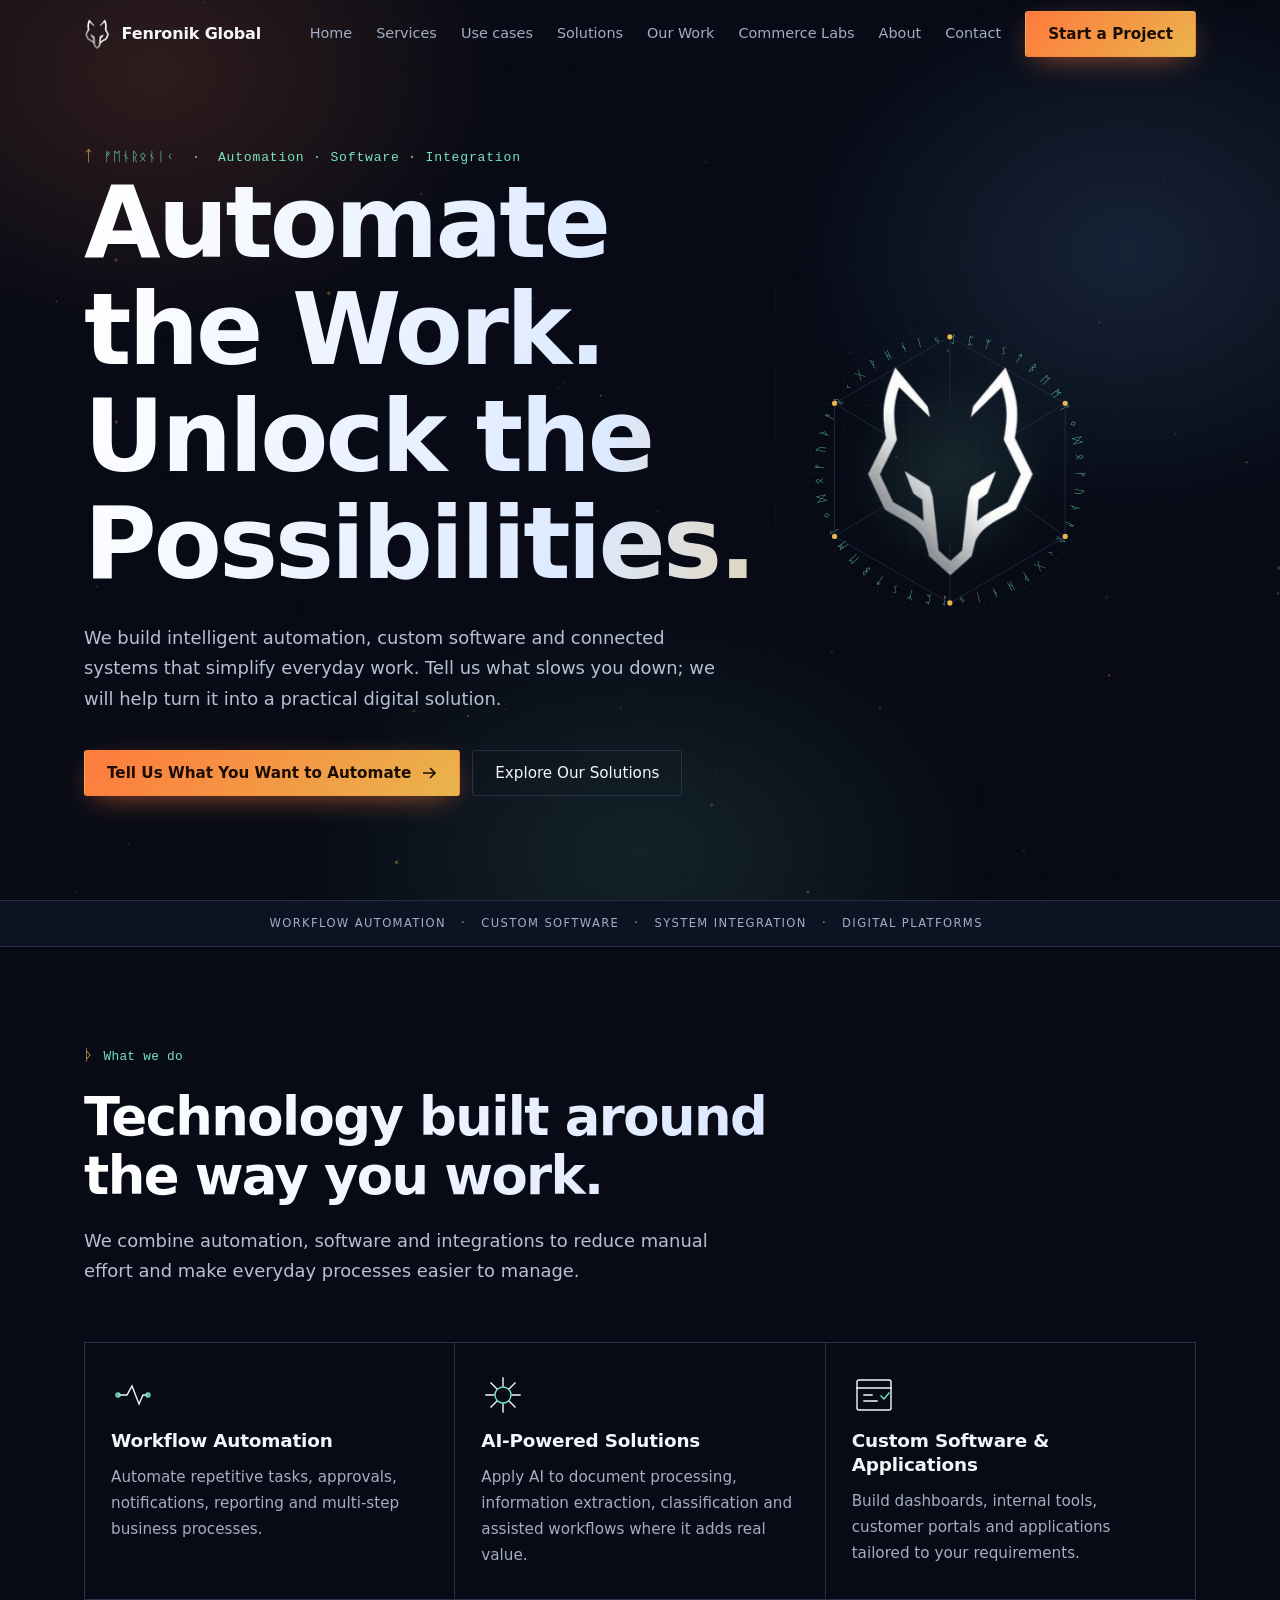
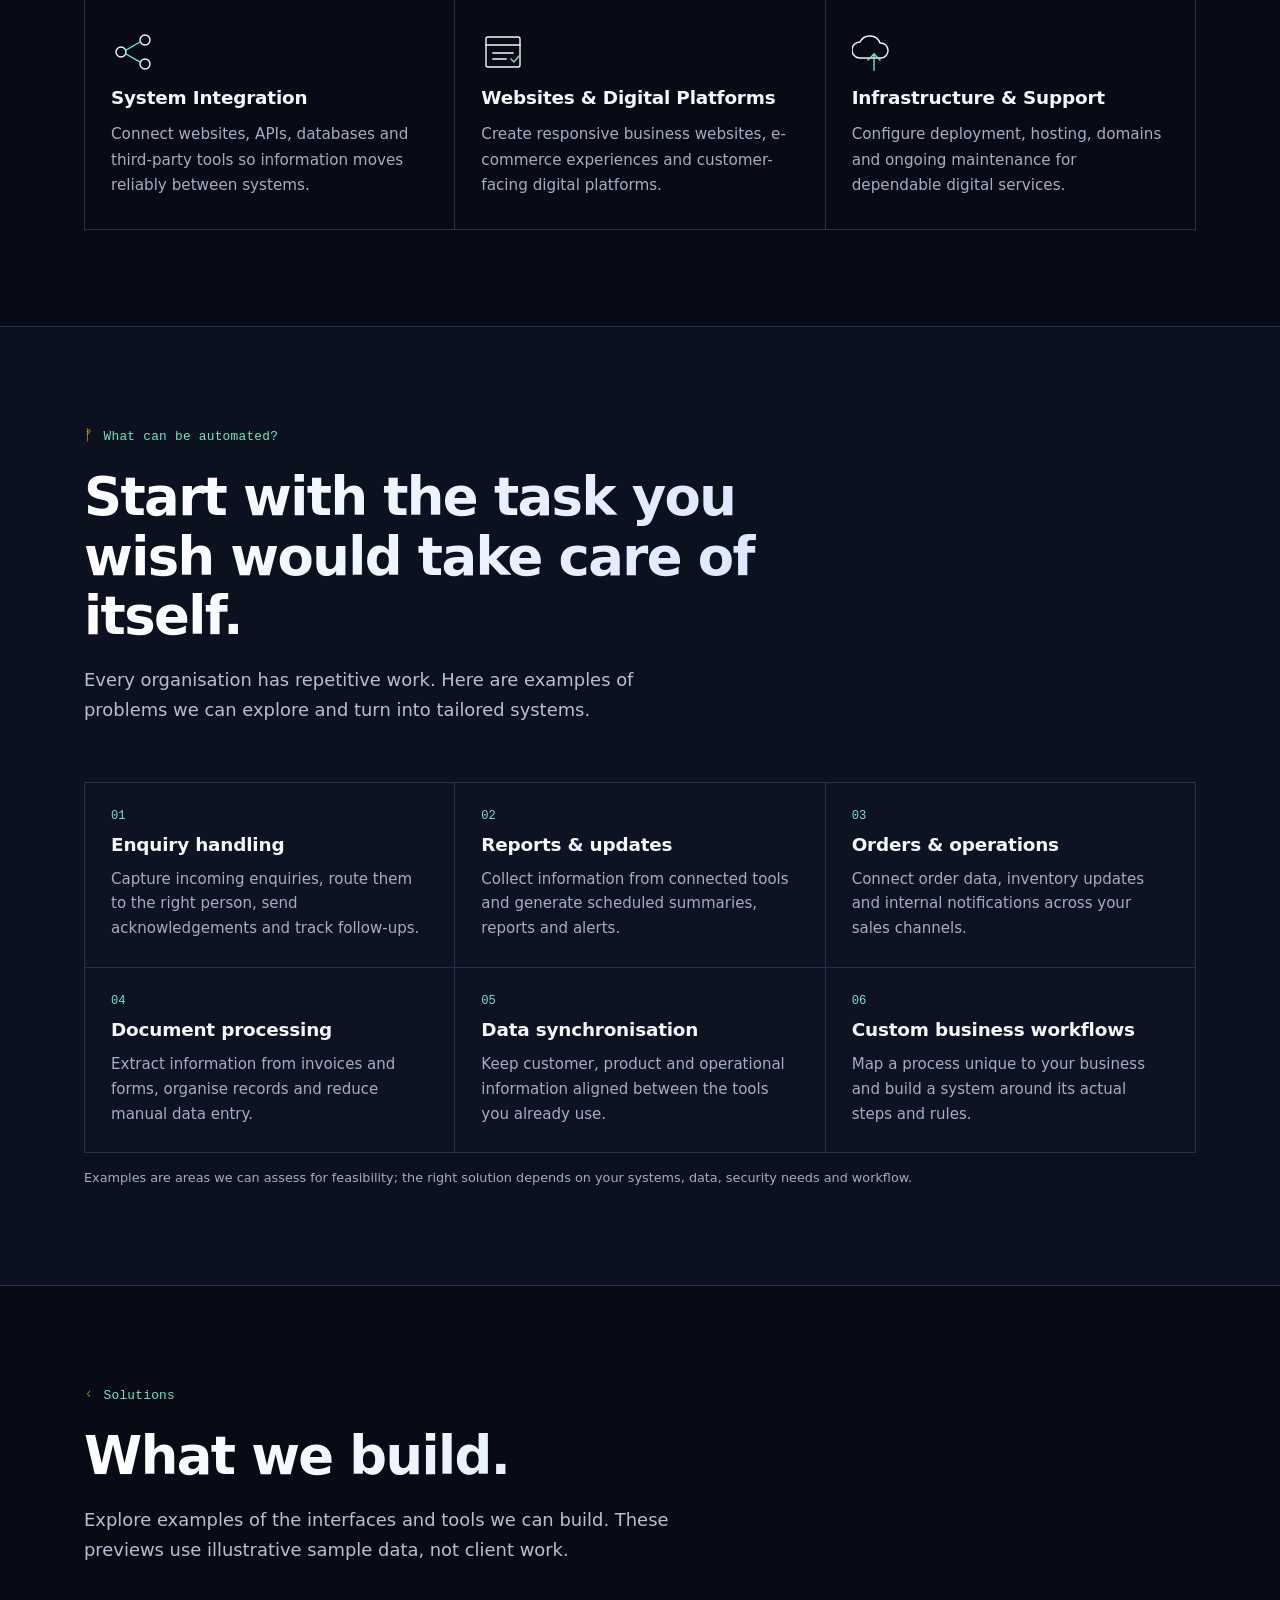
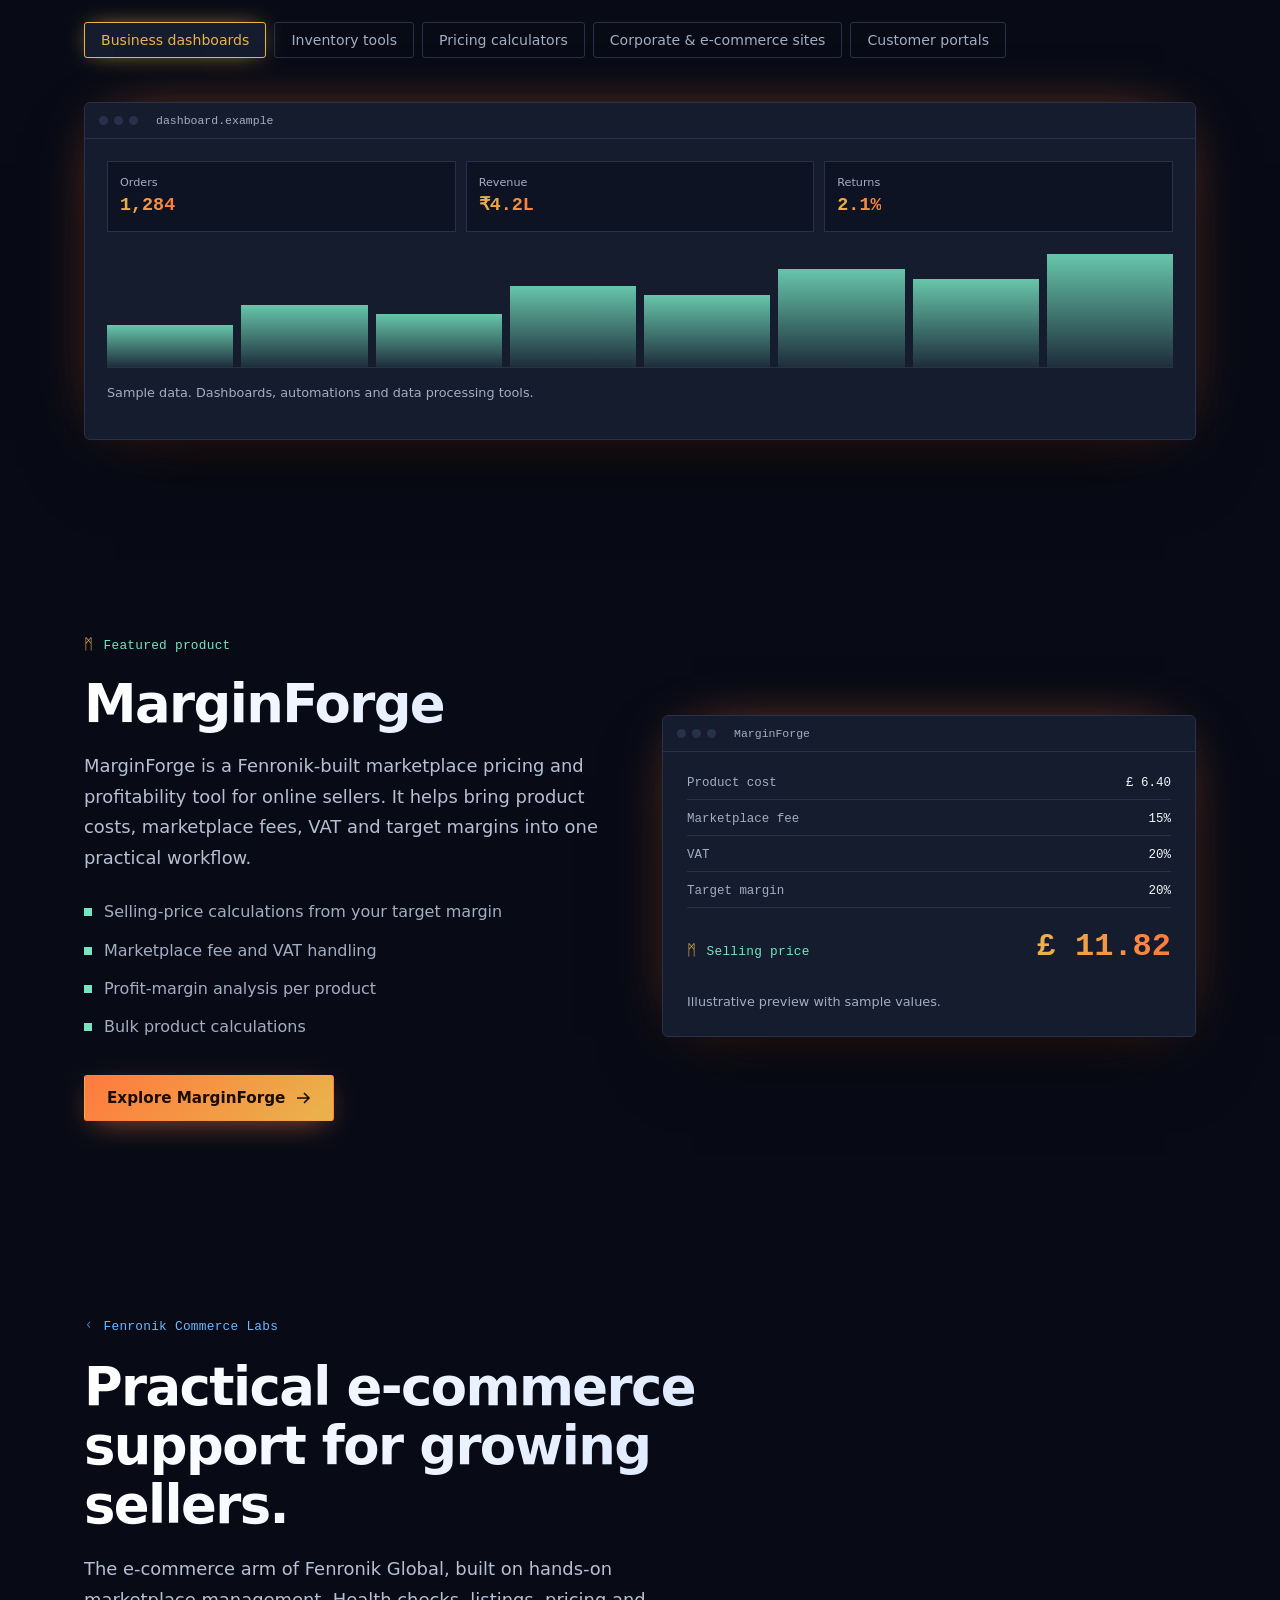
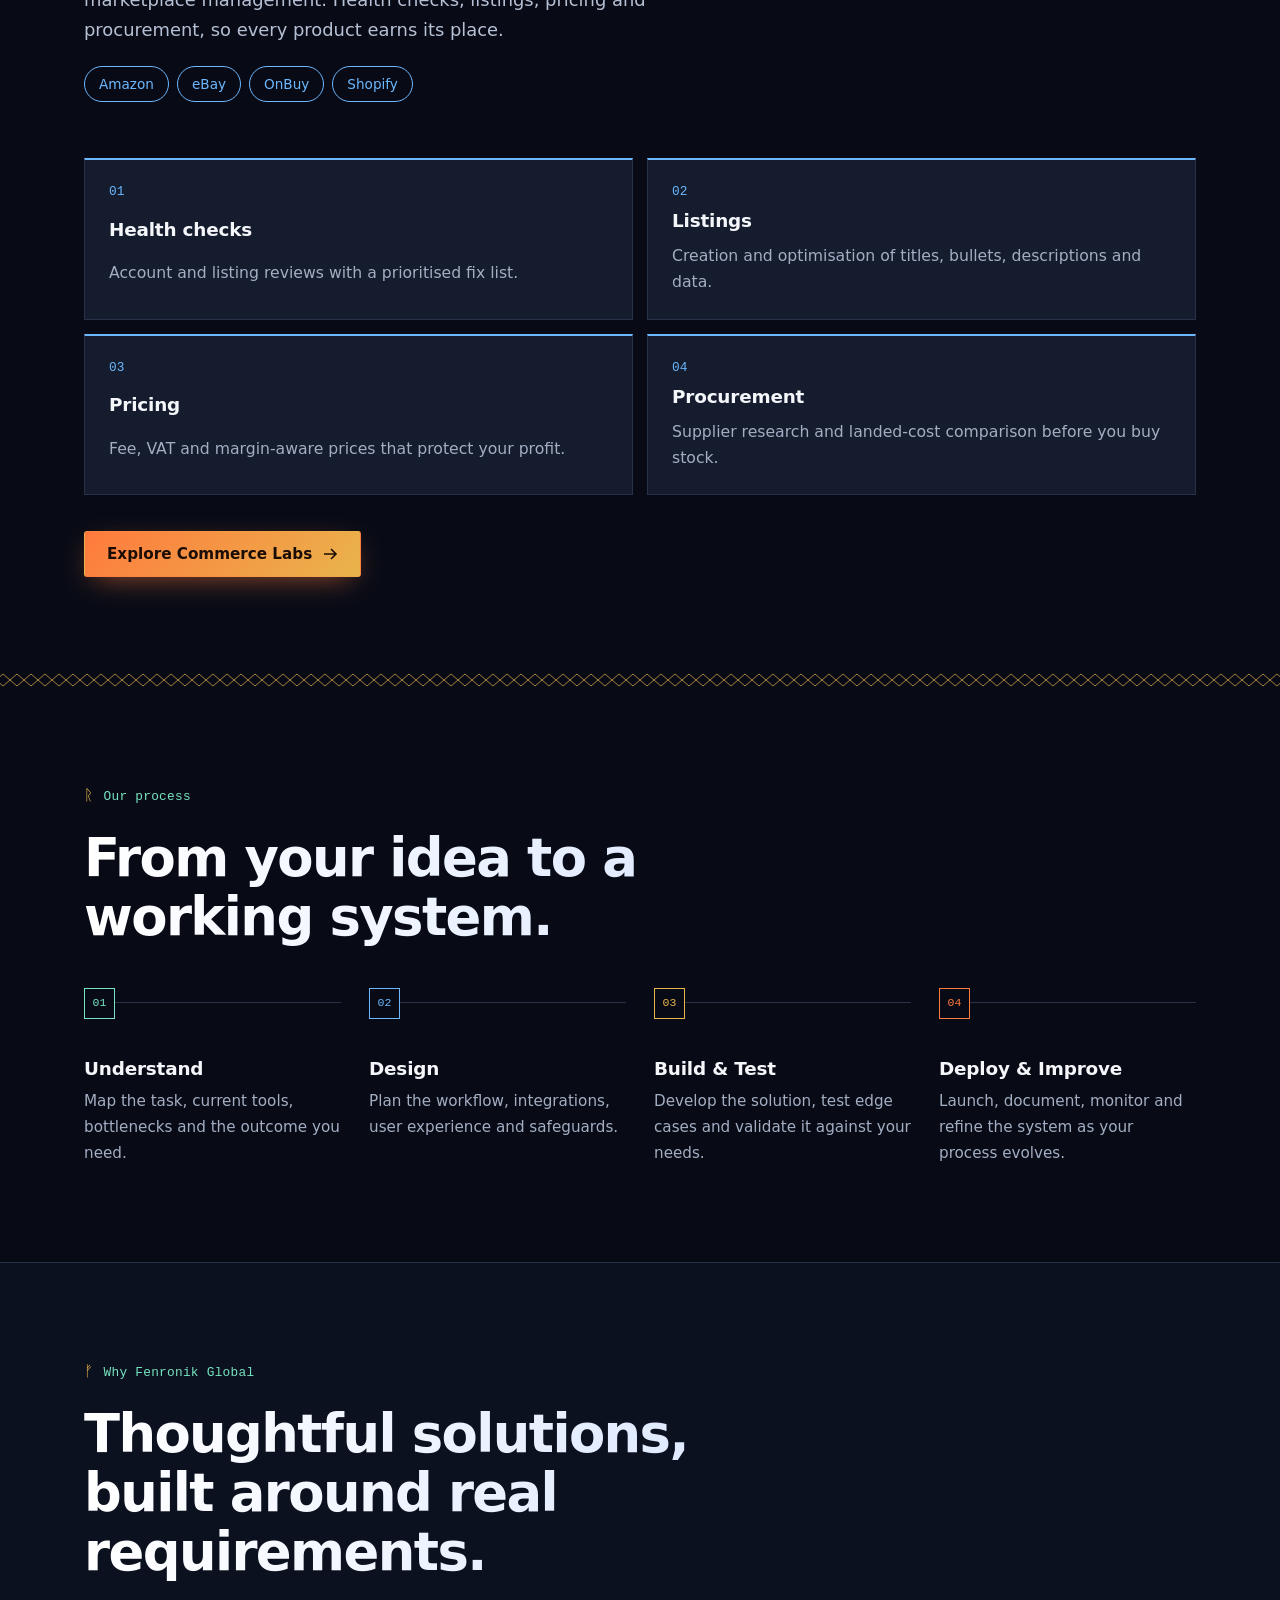
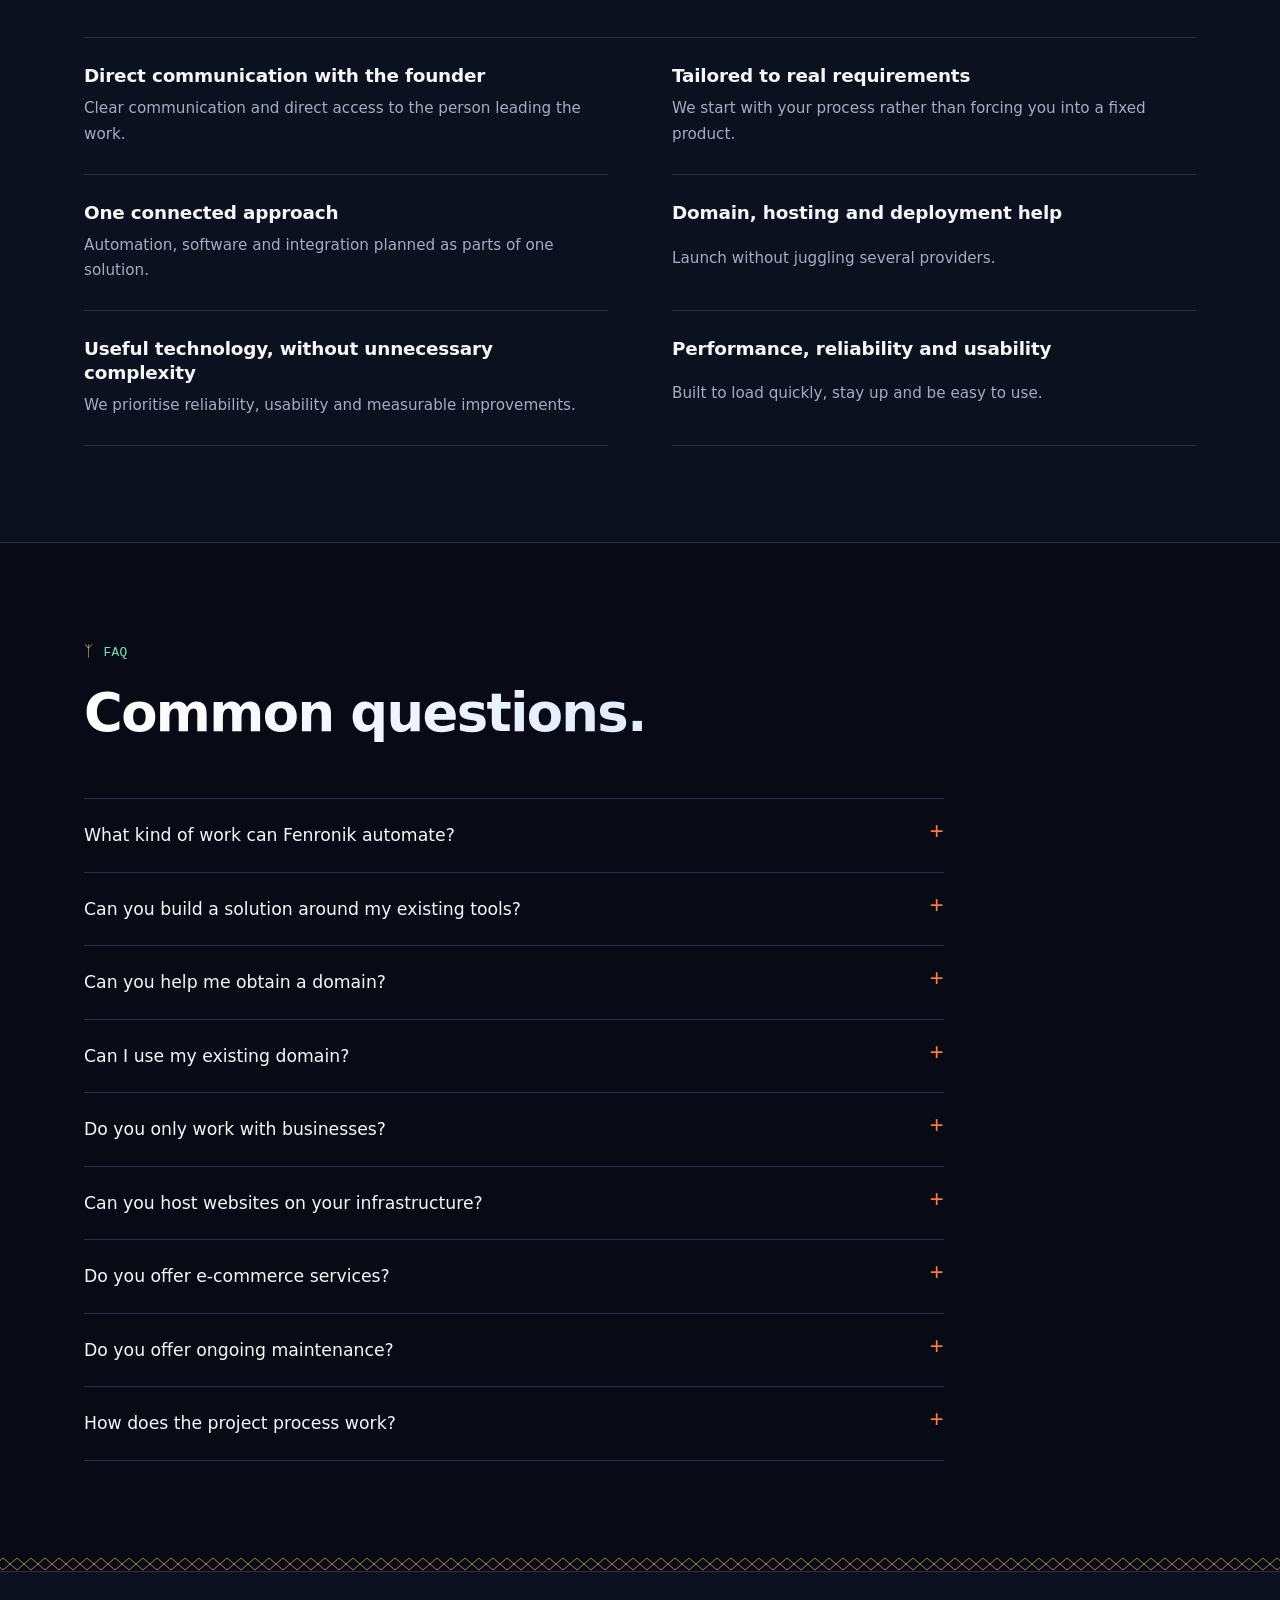
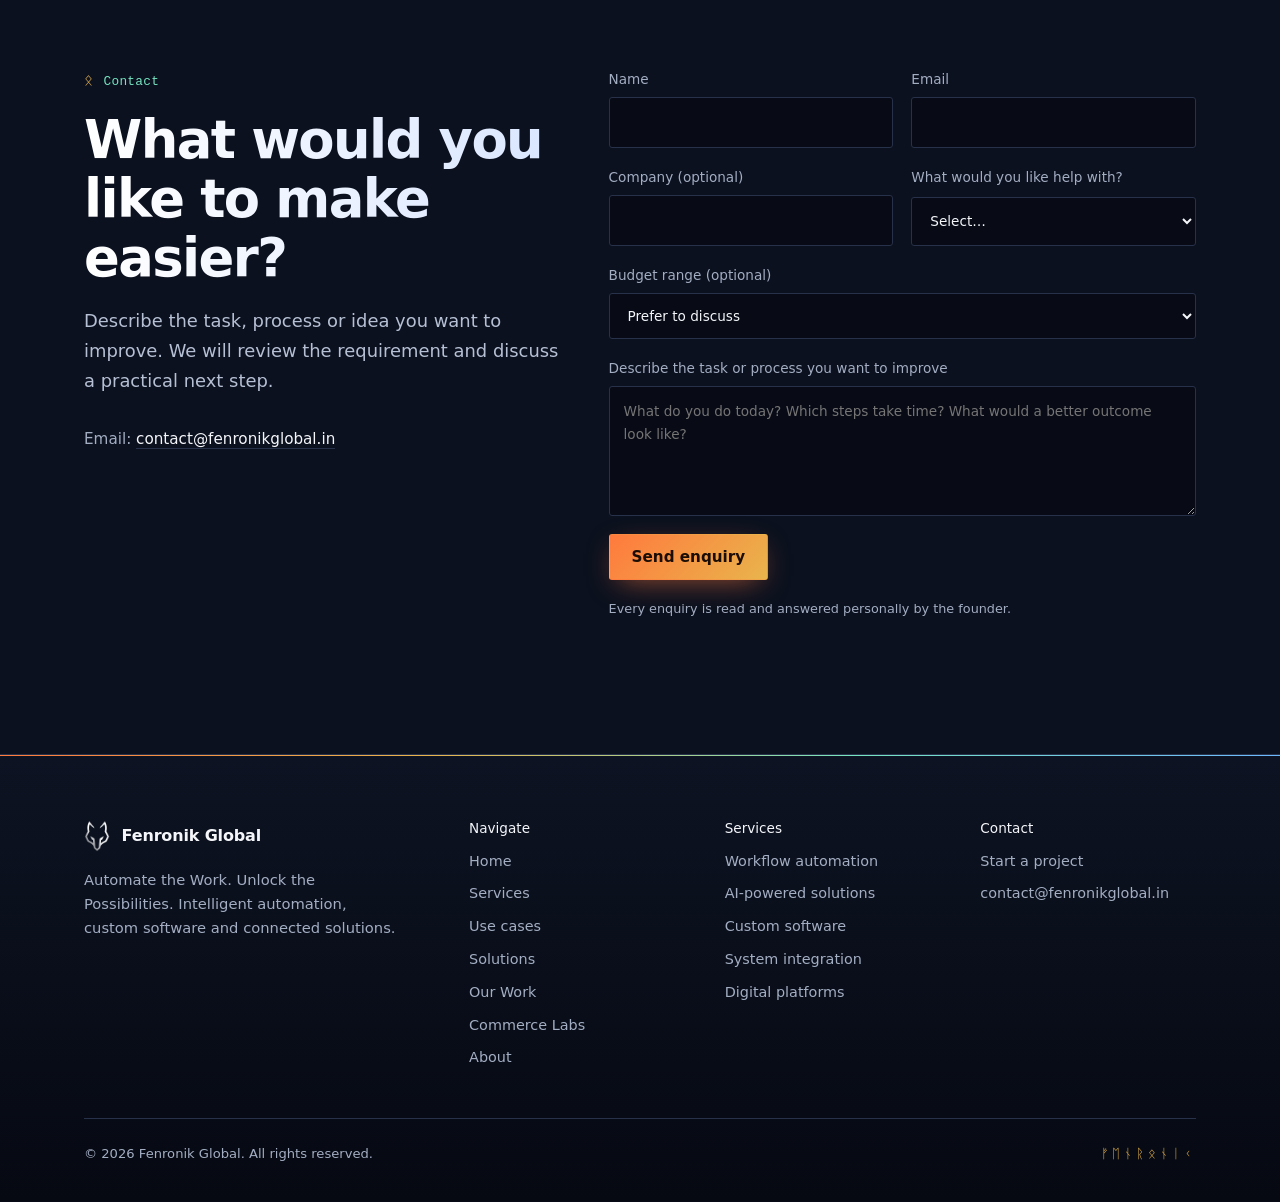
<file: public/index.html>
<!DOCTYPE html>
<html lang="en">
<head>
<meta charset="utf-8">
<meta name="viewport" content="width=device-width,initial-scale=1">
<title>Fenronik Global | Intelligent Automation & Custom Software</title>
<meta name="description" content="Fenronik Global builds intelligent automation, custom software and connected digital systems that reduce repetitive work and help businesses operate more efficiently.">
<meta name="theme-color" content="#080B16">
<link rel="canonical" href="https://fenronikglobal.in/">
<link rel="icon" type="image/png" sizes="32x32" href="assets/favicon-32.png"><link rel="icon" type="image/png" sizes="192x192" href="assets/favicon-192.png">

<link rel="apple-touch-icon" href="assets/apple-touch-icon.png">
<meta property="og:type" content="website">
<meta property="og:title" content="Fenronik Global | Automate the Work. Unlock the Possibilities.">
<meta property="og:description" content="Intelligent automation, custom software and connected solutions built around the way you work.">
<meta property="og:url" content="https://fenronikglobal.in/">
<meta property="og:image" content="https://fenronikglobal.in/assets/og-image.png">
<meta name="twitter:card" content="summary_large_image">
<script type="application/ld+json">{"@context":"https://schema.org","@type":"Organization","name":"Fenronik Global","url":"https://fenronikglobal.in/","logo":"https://fenronikglobal.in/assets/wolf.png","email":"contact@fenronikglobal.in"}</script>
<link rel="stylesheet" href="css/base.css">
<link rel="stylesheet" href="css/home.css">
</head>
<body>
<a class="skip" href="#main">Skip to content</a>
<div id="prog" aria-hidden="true"></div>
<header id="hd"><div class="wrap nav">
<a class="brand" href="#home" aria-label="Fenronik Global home"><img src="assets/wolf-sm.png" width="26" height="32" alt="">Fenronik Global</a>
<nav class="links" aria-label="Primary"><a href="#home">Home</a><a href="#services">Services</a><a href="#use-cases">Use cases</a><a href="#solutions">Solutions</a><a href="#work">Our Work</a><a href="commerce/" data-commerce>Commerce Labs</a><a href="about/">About</a><a href="#contact">Contact</a><a class="btn p" href="#contact">Start a Project</a></nav>
<button class="burger" id="bg" aria-expanded="false" aria-controls="mn" aria-label="Open menu"><i></i><i></i></button>
</div></header>
<nav class="menu" id="mn" aria-label="Mobile"><a href="#home">Home</a><a href="#services">Services</a><a href="#use-cases">Use cases</a><a href="#solutions">Solutions</a><a href="#work">Our Work</a><a href="commerce/" data-commerce>Commerce Labs</a><a href="about/">About</a><a href="#contact">Contact</a><a class="btn p" href="#contact">Start a Project</a></nav>

<main id="main">
<section class="hero" id="home">
<svg class="grid" aria-hidden="true" preserveAspectRatio="xMidYMid slice" viewBox="0 0 1200 800"><defs><pattern id="g" width="60" height="60" patternUnits="userSpaceOnUse"><path d="M60 0H0V60" fill="none" stroke="#273149" stroke-width=".6" opacity=".55"/></pattern><radialGradient id="f" cx="70%" cy="45%" r="60%"><stop offset="0" stop-color="#fff"/><stop offset="1" stop-color="#000"/></radialGradient><mask id="m"><rect width="1200" height="800" fill="url(#f)"/></mask></defs><rect width="1200" height="800" fill="url(#g)" mask="url(#m)"/></svg>
<canvas id="emb" aria-hidden="true"></canvas>
<div class="wrap">
<div><div class="in mono">ᚠᛖᚾᚱᛟᚾᛁᚲ &nbsp;·&nbsp; Automation · Software · Integration</div>
<h1 class="in">Automate the Work. Unlock the Possibilities.</h1>
<p class="lead in">We build intelligent automation, custom software and connected systems that simplify everyday work. Tell us what slows you down; we will help turn it into a practical digital solution.</p>
<div class="cta in"><a class="btn p" href="#contact">Tell Us What You Want to Automate <svg viewBox="0 0 16 16" fill="none" stroke="currentColor" stroke-width="1.6"><path d="M2 8h12M9 3l5 5-5 5"/></svg></a><a class="btn" href="#work">Explore Our Solutions</a></div></div>
<div class="mark" aria-hidden="true">
<svg viewBox="0 0 400 400"><defs><path id="rp" d="M200 200m-172 0a172 172 0 1 1 344 0a172 172 0 1 1-344 0"/></defs><g class="ring2"><text fill="#76E4C0" font-size="15" opacity=".8" textLength="1070" lengthAdjust="spacing"><textPath href="#rp" textLength="1070" lengthAdjust="spacing">ᚠᚢᚦᚨᚱᚲᚷᚹᚺᚾᛁᛃᛇᛈᛉᛊᛏᛒᛖᛗᛚᛜᛞᛟᚠᚢᚦᚨᚱᚲᚷᚹᚺᚾᛁᛃᛇᛈᛉᛊᛏᛒᛖᛗᛚᛜᛞᛟ</textPath></text></g><g class="ring"><circle cx="200" cy="200" r="190" fill="none" stroke="#273149" stroke-dasharray="2 8"/><polygon points="200,20 356,110 356,290 200,380 44,290 44,110" fill="none" stroke="#273149"/></g>
<g stroke="#273149" fill="none"><path d="M200 20V110M356 110L290 150M356 290L300 250M200 380V300M44 290L110 250M44 110L110 150"/></g>
<g fill="#76E4C0"><circle class="node" cx="200" cy="20" r="3.5"/><circle class="node" cx="356" cy="110" r="3.5"/><circle class="node" cx="356" cy="290" r="3.5"/><circle class="node" cx="200" cy="380" r="3.5"/><circle class="node" cx="44" cy="290" r="3.5"/><circle class="node" cx="44" cy="110" r="3.5"/></g></svg>
<img src="assets/wolf.png" alt="" width="314" height="392"></div>
</div></section>

<div class="band" aria-label="Fenronik capabilities"><div class="track"><span>WORKFLOW AUTOMATION &nbsp; · &nbsp; CUSTOM SOFTWARE &nbsp; · &nbsp; SYSTEM INTEGRATION &nbsp; · &nbsp; DIGITAL PLATFORMS</span></div></div>
<section id="services"><div class="wrap">
<div class="head rv"><div class="mono">What we do</div><h2>Technology built around the way you work.</h2><p class="lead">We combine automation, software and integrations to reduce manual effort and make everyday processes easier to manage.</p></div>
<div class="svc rv">
<article><svg class="ic" viewBox="0 0 44 44"><path d="M7 22h9l5-9 7 18 4-9h5"/><circle class="a" cx="7" cy="22" r="2"/><circle class="a" cx="37" cy="22" r="2"/></svg><h3>Workflow Automation</h3><p>Automate repetitive tasks, approvals, notifications, reporting and multi-step business processes.</p></article>
<article><svg class="ic" viewBox="0 0 44 44"><path d="M22 5v8M22 31v8M5 22h8M31 22h8M10 10l6 6M28 28l6 6M34 10l-6 6M16 28l-6 6"/><circle class="a" cx="22" cy="22" r="8"/></svg><h3>AI-Powered Solutions</h3><p>Apply AI to document processing, information extraction, classification and assisted workflows where it adds real value.</p></article>
<article><svg class="ic" viewBox="0 0 44 44"><rect x="5" y="7" width="34" height="30" rx="2"/><path d="M5 15h34M12 22h8M12 28h13"/><path class="a" d="M29 23l3 3 5-6"/></svg><h3>Custom Software &amp; Applications</h3><p>Build dashboards, internal tools, customer portals and applications tailored to your requirements.</p></article>
<article><svg class="ic" viewBox="0 0 44 44"><circle cx="10" cy="22" r="5"/><circle cx="34" cy="10" r="5"/><circle cx="34" cy="34" r="5"/><path class="a" d="M15 20l14-8M15 24l14 8"/></svg><h3>System Integration</h3><p>Connect websites, APIs, databases and third-party tools so information moves reliably between systems.</p></article>
<article><svg class="ic" viewBox="0 0 44 44"><rect x="5" y="7" width="34" height="30" rx="2"/><path d="M5 15h34M12 23h20M12 29h13"/><path class="a" d="M30 29l3 3 5-6"/></svg><h3>Websites &amp; Digital Platforms</h3><p>Create responsive business websites, e-commerce experiences and customer-facing digital platforms.</p></article>
<article><svg class="ic" viewBox="0 0 44 44"><path d="M8 28a8 8 0 010-16 11 11 0 0120 1 7 7 0 011 15z"/><path class="a" d="M22 40V24M16 30l6-6 6 6"/></svg><h3>Infrastructure &amp; Support</h3><p>Configure deployment, hosting, domains and ongoing maintenance for dependable digital services.</p></article>
</div></div></section>

<section id="use-cases" class="alt"><div class="wrap">
<div class="head rv"><div class="mono">What can be automated?</div><h2>Start with the task you wish would take care of itself.</h2><p class="lead">Every organisation has repetitive work. Here are examples of problems we can explore and turn into tailored systems.</p></div>
<div class="use-grid rv">
<article><span>01</span><h3>Enquiry handling</h3><p>Capture incoming enquiries, route them to the right person, send acknowledgements and track follow-ups.</p></article>
<article><span>02</span><h3>Reports &amp; updates</h3><p>Collect information from connected tools and generate scheduled summaries, reports and alerts.</p></article>
<article><span>03</span><h3>Orders &amp; operations</h3><p>Connect order data, inventory updates and internal notifications across your sales channels.</p></article>
<article><span>04</span><h3>Document processing</h3><p>Extract information from invoices and forms, organise records and reduce manual data entry.</p></article>
<article><span>05</span><h3>Data synchronisation</h3><p>Keep customer, product and operational information aligned between the tools you already use.</p></article>
<article><span>06</span><h3>Custom business workflows</h3><p>Map a process unique to your business and build a system around its actual steps and rules.</p></article>
</div><p class="note rv">Examples are areas we can assess for feasibility; the right solution depends on your systems, data, security needs and workflow.</p>
</div></section>
<section id="solutions"><div class="wrap">
<div class="head rv"><div class="mono">Solutions</div><h2>What we build.</h2><p class="lead">Explore examples of the interfaces and tools we can build. These previews use illustrative sample data, not client work.</p></div>
<div class="sol rv">
<div class="tabs" role="tablist" aria-label="Solution types">
<button class="tab" role="tab" aria-selected="true" aria-controls="p0" id="t0">Business dashboards</button>
<button class="tab" role="tab" aria-selected="false" aria-controls="p1" id="t1" tabindex="-1">Inventory tools</button>
<button class="tab" role="tab" aria-selected="false" aria-controls="p2" id="t2" tabindex="-1">Pricing calculators</button>
<button class="tab" role="tab" aria-selected="false" aria-controls="p3" id="t3" tabindex="-1">Corporate &amp; e-commerce sites</button>
<button class="tab" role="tab" aria-selected="false" aria-controls="p4" id="t4" tabindex="-1">Customer portals</button></div>
<div class="win"><div class="bar"><i></i><i></i><i></i><span id="url">dashboard.example</span></div>
<div class="pane o" role="tabpanel" id="p0" aria-labelledby="t0"><div class="row"><div class="kpi"><small>Orders</small><b>1,284</b></div><div class="kpi"><small>Revenue</small><b>₹4.2L</b></div><div class="kpi"><small>Returns</small><b>2.1%</b></div></div><div class="chart" aria-hidden="true"><i style="height:35%"></i><i style="height:52%"></i><i style="height:44%"></i><i style="height:68%"></i><i style="height:60%"></i><i style="height:82%"></i><i style="height:74%"></i><i style="height:95%"></i></div><p class="note">Sample data. Dashboards, automations and data processing tools.</p></div>
<div class="pane" role="tabpanel" id="p1" aria-labelledby="t1" hidden><table><tr><th>SKU</th><th>Item</th><th>Status</th><th>Stock</th></tr><tr><td>A-1041</td><td>Sample item A</td><td class="tag">In stock</td><td>240</td></tr><tr><td>A-1042</td><td>Sample item B</td><td class="low">Low</td><td>12</td></tr><tr><td>B-2210</td><td>Sample item C</td><td class="tag">In stock</td><td>86</td></tr><tr><td>B-2211</td><td>Sample item D</td><td class="tag">In stock</td><td>410</td></tr></table><p class="note">Sample data. Inventory and internal management systems.</p></div>
<div class="pane" role="tabpanel" id="p2" aria-labelledby="t2" hidden><div class="calc" style="padding:0"><label>Cost price <b>₹ 420</b></label><label>Fees &amp; tax <b>18%</b></label><label>Target margin <b>25%</b></label><div class="res"><span class="mono">Selling price</span><strong>₹ 689</strong></div></div><p class="note">Sample figures. See MarginForge below for a real one.</p></div>
<div class="pane" role="tabpanel" id="p3" aria-labelledby="t3" hidden><div class="fake"><div class="h">hero · headline · call to action</div><div style="width:70%"></div><div style="width:50%"></div><div class="row" style="margin:8px 0 0"><div class="h" style="height:60px">product</div><div class="h" style="height:60px">product</div><div class="h" style="height:60px">product</div></div></div><p class="note">Wireframe. Fast, responsive, SEO-ready websites and stores.</p></div>
<div class="pane" role="tabpanel" id="p4" aria-labelledby="t4" hidden><table><tr><th>Request</th><th>Opened</th><th>Status</th></tr><tr><td>Invoice copy</td><td>Mon</td><td class="tag">Resolved</td></tr><tr><td>Delivery update</td><td>Tue</td><td class="low">In review</td></tr><tr><td>Account change</td><td>Wed</td><td class="tag">Resolved</td></tr></table><p class="note">Sample data. Secure customer portals and self-service tools.</p></div>
</div></div></div></section>

<section id="work"><div class="wrap prod">
<div class="rv"><div class="mono">Featured product</div><h2 style="margin-top:18px">MarginForge</h2>
<p class="lead" style="margin-top:18px">MarginForge is a Fenronik-built marketplace pricing and profitability tool for online sellers. It helps bring product costs, marketplace fees, VAT and target margins into one practical workflow.</p>
<ul class="caps"><li>Selling-price calculations from your target margin</li><li>Marketplace fee and VAT handling</li><li>Profit-margin analysis per product</li><li>Bulk product calculations</li></ul>
<a class="btn p" href="https://marginforge.fenronikglobal.in" target="_blank" rel="noopener">Explore MarginForge <svg viewBox="0 0 16 16" fill="none" stroke="currentColor" stroke-width="1.6"><path d="M2 8h12M9 3l5 5-5 5"/></svg></a></div>
<div class="win rv"><div class="bar"><i></i><i></i><i></i><span>MarginForge</span></div><div class="calc"><label>Product cost <b id="mc">£ 6.40</b></label><label>Marketplace fee <b id="mf">15%</b></label><label>VAT <b id="mv">20%</b></label><label>Target margin <b id="mm">20%</b></label><div class="res"><span class="mono">Selling price</span><strong id="mp">£ 11.82</strong></div><p class="note">Illustrative preview with sample values.</p></div></div>
</div></section>

<section id="commerce"><div class="wrap">
<div class="head rv"><div class="mono">Fenronik Commerce Labs</div><h2>Practical e-commerce support for growing sellers.</h2><p class="lead">The e-commerce arm of Fenronik Global, built on hands-on marketplace management. Health checks, listings, pricing and procurement, so every product earns its place.</p>
<div class="chips"><span>Amazon</span><span>eBay</span><span>OnBuy</span><span>Shopify</span></div></div>
<div class="cg rv"><article><b>01</b><h3>Health checks</h3><p>Account and listing reviews with a prioritised fix list.</p></article><article><b>02</b><h3>Listings</h3><p>Creation and optimisation of titles, bullets, descriptions and data.</p></article><article><b>03</b><h3>Pricing</h3><p>Fee, VAT and margin-aware prices that protect your profit.</p></article><article><b>04</b><h3>Procurement</h3><p>Supplier research and landed-cost comparison before you buy stock.</p></article></div>
<div class="rv" style="margin-top:36px"><a class="btn p" href="commerce/" data-commerce>Explore Commerce Labs <svg viewBox="0 0 16 16" fill="none" stroke="currentColor" stroke-width="1.6"><path d="M2 8h12M9 3l5 5-5 5"/></svg></a></div>
</div></section>



<div class="knot" aria-hidden="true"></div>
<section id="process"><div class="wrap">
<div class="head rv"><div class="mono">Our process</div><h2>From your idea to a working system.</h2></div>
<div class="steps rv">
<div class="step" data-n="01"><h3>Understand</h3><p>Map the task, current tools, bottlenecks and the outcome you need.</p></div>
<div class="step" data-n="02"><h3>Design</h3><p>Plan the workflow, integrations, user experience and safeguards.</p></div>
<div class="step" data-n="03"><h3>Build &amp; Test</h3><p>Develop the solution, test edge cases and validate it against your needs.</p></div>
<div class="step" data-n="04"><h3>Deploy &amp; Improve</h3><p>Launch, document, monitor and refine the system as your process evolves.</p></div>
</div></div></section>

<section class="alt"><div class="wrap">
<div class="head rv"><div class="mono">Why Fenronik Global</div><h2>Thoughtful solutions, built around real requirements.</h2></div>
<div class="whyg rv">
<div class="why"><h3>Direct communication with the founder</h3><p>Clear communication and direct access to the person leading the work.</p></div>
<div class="why"><h3>Tailored to real requirements</h3><p>We start with your process rather than forcing you into a fixed product.</p></div>
<div class="why"><h3>One connected approach</h3><p>Automation, software and integration planned as parts of one solution.</p></div>
<div class="why"><h3>Domain, hosting and deployment help</h3><p>Launch without juggling several providers.</p></div>
<div class="why"><h3>Useful technology, without unnecessary complexity</h3><p>We prioritise reliability, usability and measurable improvements.</p></div>
<div class="why"><h3>Performance, reliability and usability</h3><p>Built to load quickly, stay up and be easy to use.</p></div>
</div></div></section>



<section id="faq"><div class="wrap">
<div class="head rv"><div class="mono">FAQ</div><h2>Common questions.</h2></div>
<div class="rv" style="max-width:860px">
<details><summary>What kind of work can Fenronik automate?</summary><p>We can assess repetitive tasks such as enquiry handling, reporting, approvals, document processing, data synchronisation and operational workflows. Feasibility depends on the tools, access and rules involved.</p></details>
<details><summary>Can you build a solution around my existing tools?</summary><p>Often, yes. We assess available APIs, exports and integration options before recommending an approach. If a system cannot be connected safely or reliably, we will explain the limitation.</p></details>
<details><summary>Can you help me obtain a domain?</summary><p>Yes. We can help you search for, acquire and register a suitable domain and configure it correctly.</p></details>
<details><summary>Can I use my existing domain?</summary><p>Absolutely. We can connect an existing domain and manage its DNS settings for your new site or application.</p></details>
<details><summary>Do you only work with businesses?</summary><p>No. We can explore suitable automation and software requirements from individuals, founders and businesses. The scope and complexity determine the approach.</p></details>
<details><summary>Can you host websites on your infrastructure?</summary><p>Yes, we can host your project on infrastructure we manage, or deploy to an account you own. Tell us which you prefer.</p></details>
<details><summary>Do you offer e-commerce services?</summary><p>Yes, through Fenronik Commerce Labs: procurement and sourcing support, pricing and margin modelling, listing setup and marketplace operations for small businesses selling on Amazon, eBay, OnBuy and similar marketplaces.</p></details>
<details><summary>Do you offer ongoing maintenance?</summary><p>Yes: updates, troubleshooting, performance monitoring and continued improvements.</p></details>
<details><summary>How does the project process work?</summary><p>We understand your current process, design a practical workflow, build and test the solution, then deploy and improve it over time. See the process section above.</p></details>
</div></div></section>

<div class="knot" aria-hidden="true"></div>
<section id="contact" class="alt"><div class="wrap ct">
<div class="rv"><div class="mono">Contact</div><h2 style="margin-top:18px">What would you like to make easier?</h2>
<p class="lead" style="margin-top:18px">Describe the task, process or idea you want to improve. We will review the requirement and discuss a practical next step.</p>
<div class="cd"><span>Email: <a data-email href="#contact">contact@fenronikglobal.in</a></span><span id="wa" hidden>WhatsApp: <a id="wal" href="#contact"></a></span></div></div>
<form id="fm" class="rv" data-enquiry novalidate>
<div class="two"><label class="f">Name<input name="name" required autocomplete="name"></label><label class="f">Email<input name="email" type="email" required autocomplete="email"></label></div>
<div class="two"><label class="f">Company (optional)<input name="company" autocomplete="organization"></label>
<label class="f">What would you like help with?<select name="type" required><option value="">Select…</option><option>Workflow automation</option><option>AI-powered solution</option><option>System integration</option><option>Custom software or dashboard</option><option>Website or digital platform</option><option>Infrastructure or support</option><option>E-commerce services (Commerce Labs)</option><option>Not sure yet</option></select></label></div>
<label class="f">Budget range (optional)<select name="budget"><option value="">Prefer to discuss</option><option>Under ₹25,000</option><option>₹25,000 – ₹75,000</option><option>₹75,000 – ₹2,00,000</option><option>₹2,00,000+</option></select></label>
<label class="f">Describe the task or process you want to improve<textarea name="message" required placeholder="What do you do today? Which steps take time? What would a better outcome look like?"></textarea></label>
<input class="hp" name="website" tabindex="-1" autocomplete="off" aria-hidden="true">
<div><button class="btn p" type="submit">Send enquiry</button></div><p class="note" style="margin:0">Every enquiry is read and answered personally by the founder.</p><p class="st" role="status"></p></form>
</div></section>
</main>

<footer><div class="wrap"><div class="ft">
<div><a class="brand" href="#home"><img src="assets/wolf-sm.png" width="26" height="32" alt="">Fenronik Global</a><p>Automate the Work. Unlock the Possibilities. Intelligent automation, custom software and connected solutions.</p></div>
<div><h4>Navigate</h4><ul><li><a href="#home">Home</a></li><li><a href="#services">Services</a></li><li><a href="#use-cases">Use cases</a></li><li><a href="#solutions">Solutions</a></li><li><a href="#work">Our Work</a></li><li><a href="commerce/" data-commerce>Commerce Labs</a></li><li><a href="about/">About</a></li></ul></div>
<div><h4>Services</h4><ul><li><a href="#services">Workflow automation</a></li><li><a href="#services">AI-powered solutions</a></li><li><a href="#services">Custom software</a></li><li><a href="#services">System integration</a></li><li><a href="#services">Digital platforms</a></li></ul></div>
<div><h4>Contact</h4><ul><li><a href="#contact">Start a project</a></li><li><a data-email href="#contact">contact@fenronikglobal.in</a></li></ul></div>
</div><div class="bot"><span>© <span id="yr">2026</span> Fenronik Global. All rights reserved.</span><span class="rune" aria-hidden="true">ᚠᛖᚾᚱᛟᚾᛁᚲ</span></div></div></footer>

<a class="fab" id="fab" href="#contact">Start a Project</a>
<button class="top" id="top" type="button" aria-label="Back to top"><span aria-hidden="true">ᛏ</span></button>
<script src="js/config.js"></script>
<script src="js/common.js"></script>
<script src="js/home.js"></script>
</body>
</html>
</file>
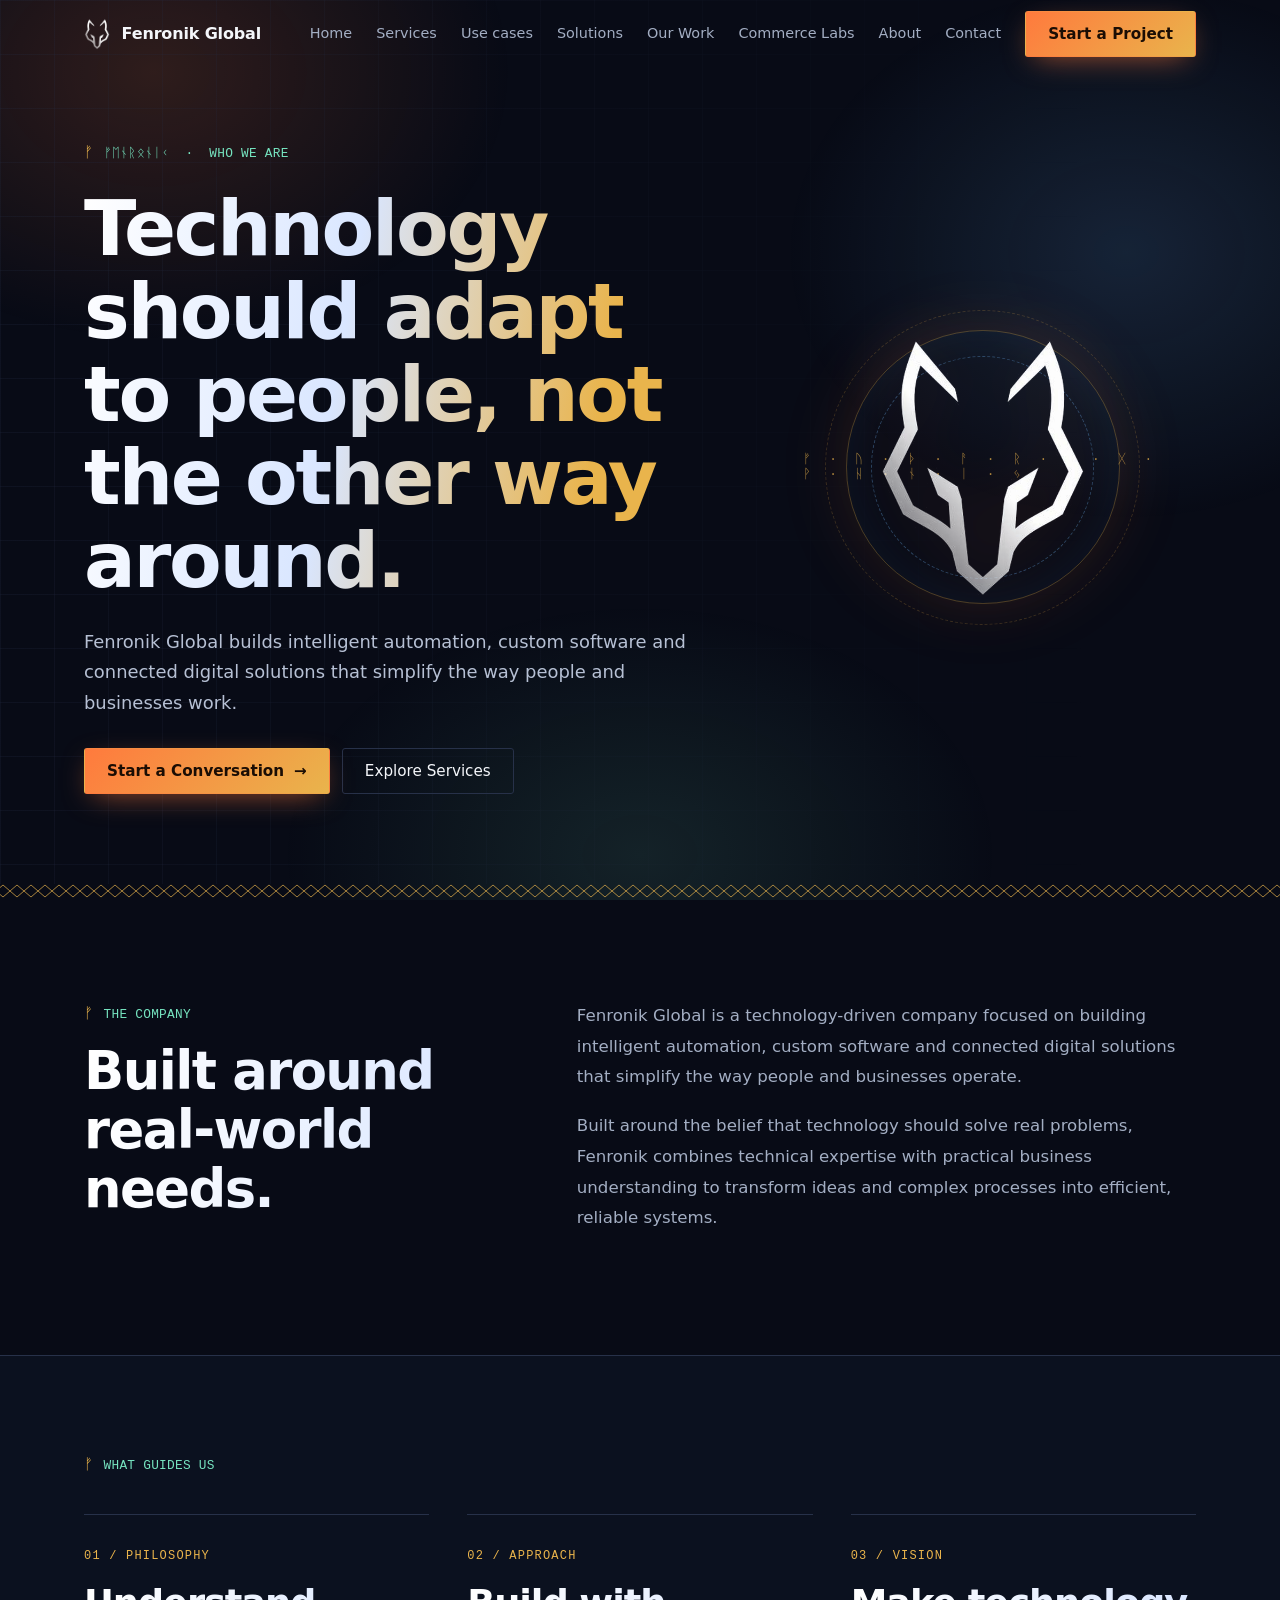
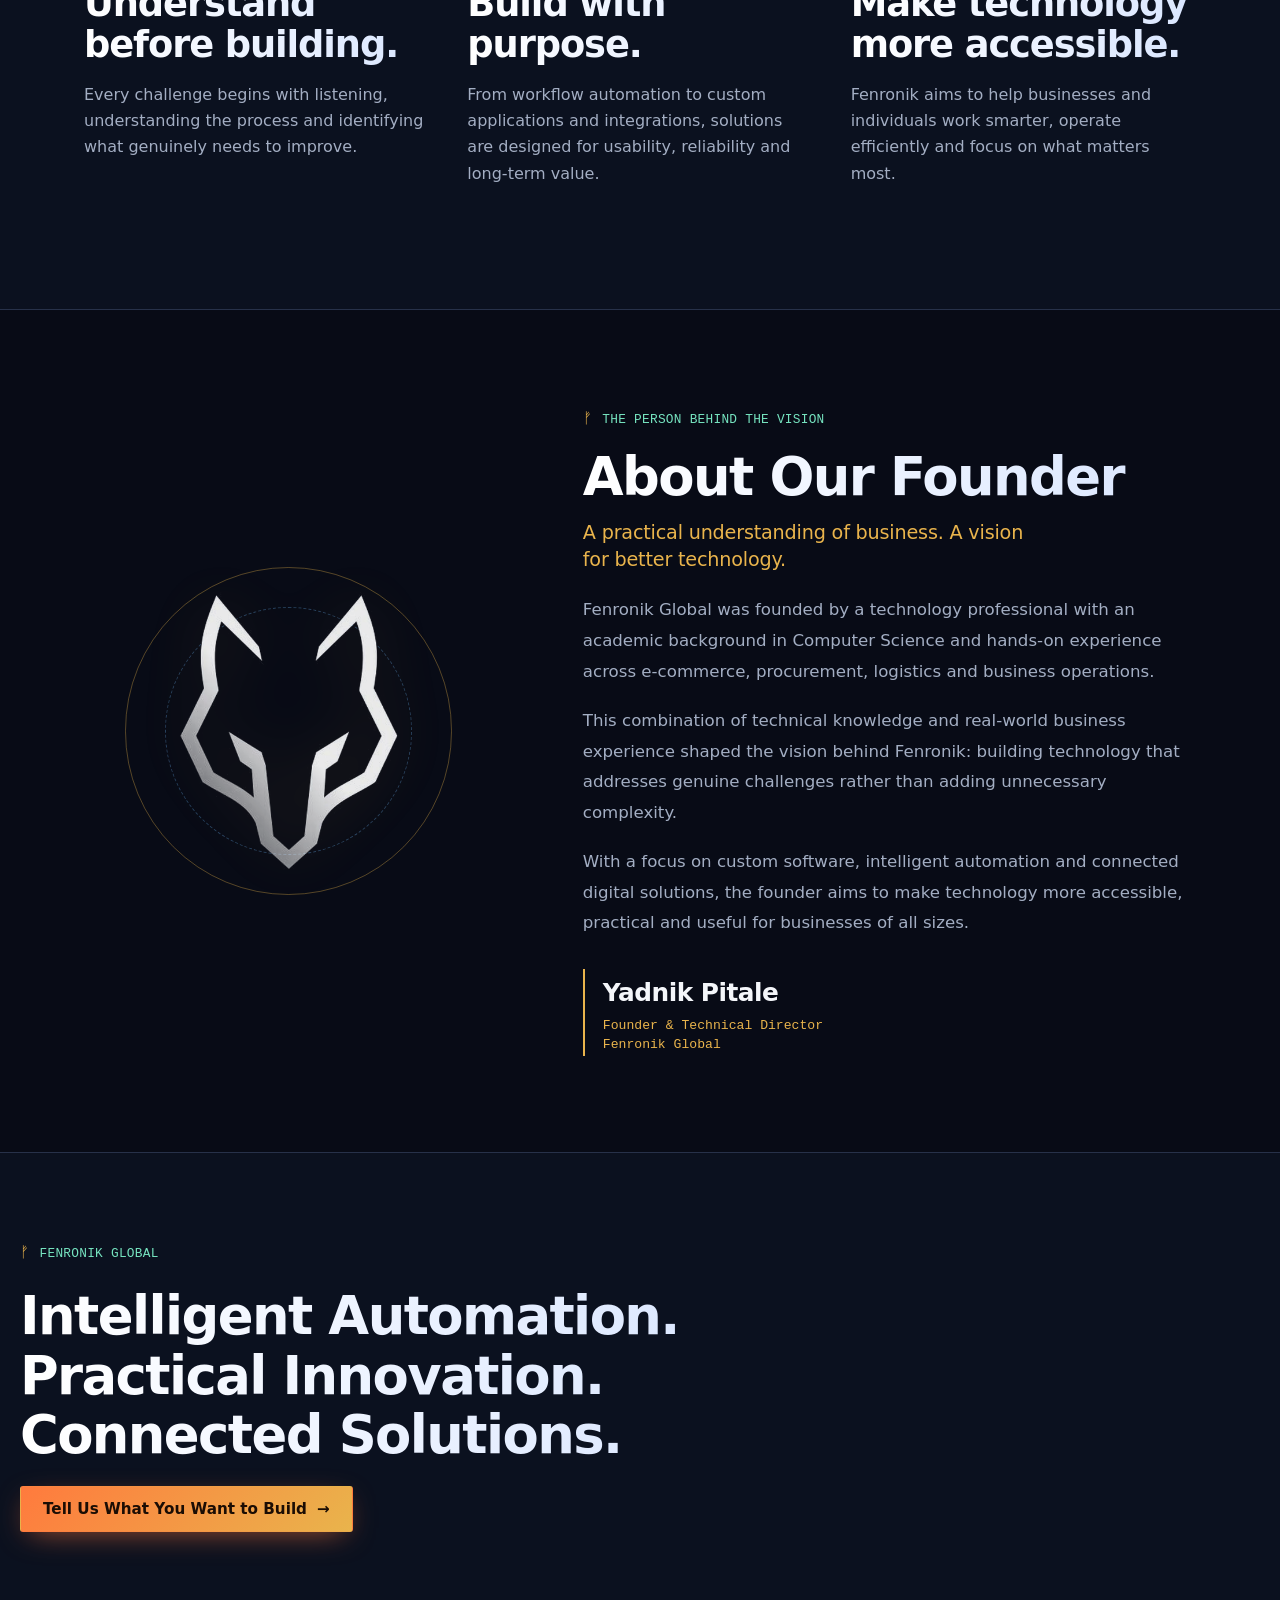
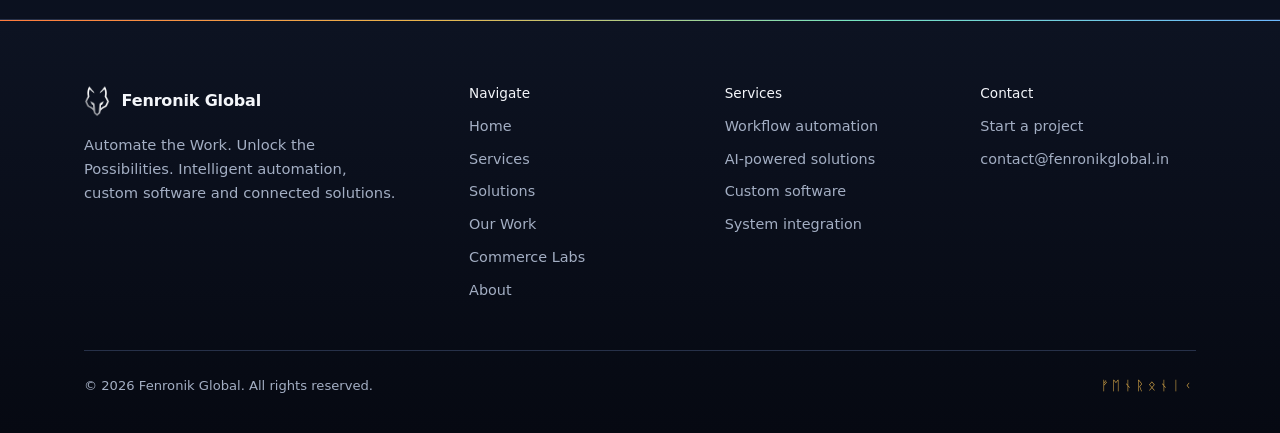
<file: public/about/index.html>
<!DOCTYPE html>
<html lang="en">
<head>
<meta charset="utf-8"><meta name="viewport" content="width=device-width,initial-scale=1">
<title>About Fenronik Global | Our Story, Philosophy & Founder</title>
<meta name="description" content="Learn about Fenronik Global, its approach to intelligent automation and practical technology, and the experience behind its founding.">
<meta name="theme-color" content="#080B16"><link rel="canonical" href="https://fenronikglobal.in/about/">
<link rel="icon" type="image/png" sizes="32x32" href="../assets/favicon-32.png"><link rel="apple-touch-icon" href="../assets/apple-touch-icon.png">
<link rel="stylesheet" href="../css/base.css"><link rel="stylesheet" href="about.css">
</head><body>
<a class="skip" href="#main">Skip to content</a><div id="prog" aria-hidden="true"></div>
<header id="hd"><div class="wrap nav"><a class="brand" href="../" aria-label="Fenronik Global home"><img src="../assets/wolf-sm.png" width="26" height="32" alt="">Fenronik Global</a>
<nav class="links" aria-label="Primary"><a href="../">Home</a><a href="../#services">Services</a><a href="../#use-cases">Use cases</a><a href="../#solutions">Solutions</a><a href="../#work">Our Work</a><a href="../commerce/" data-commerce>Commerce Labs</a><a href="./" aria-current="page">About</a><a href="../#contact">Contact</a><a class="btn p" href="../#contact">Start a Project</a></nav>
<button class="burger" id="bg" aria-expanded="false" aria-controls="mn" aria-label="Open menu"><i></i><i></i></button></div></header>
<nav class="menu" id="mn" aria-label="Mobile"><a href="../">Home</a><a href="../#services">Services</a><a href="../#use-cases">Use cases</a><a href="../#solutions">Solutions</a><a href="../#work">Our Work</a><a href="../commerce/" data-commerce>Commerce Labs</a><a href="./" aria-current="page">About</a><a href="../#contact">Contact</a><a class="btn p" href="../#contact">Start a Project</a></nav>
<main id="main" class="about-page">
<section class="about-hero"><div class="wrap about-grid"><div class="about-copy"><div class="mono in">ᚠᛖᚾᚱᛟᚾᛁᚲ &nbsp;·&nbsp; WHO WE ARE</div><h1 class="in">Technology should adapt to people, not the other way around.</h1><p class="lead in">Fenronik Global builds intelligent automation, custom software and connected digital solutions that simplify the way people and businesses work.</p><div class="cta in"><a class="btn p" href="../#contact">Start a Conversation <span aria-hidden="true">→</span></a><a class="btn" href="../#services">Explore Services</a></div></div><div class="about-mark" aria-hidden="true"><div class="mark-halo"></div><div class="rune-orbit">ᚠ · ᚢ · ᚦ · ᚨ · ᚱ · ᚲ · ᚷ · ᚹ · ᚺ · ᚾ · ᛁ · ᛃ</div><img src="../assets/wolf.png" alt=""></div></div></section>
<div class="knot" aria-hidden="true"></div>
<section class="story-section"><div class="wrap"><div class="section-label rv"><div class="mono">THE COMPANY</div><h2>Built around real-world needs.</h2></div><div class="story-copy rv"><p>Fenronik Global is a technology-driven company focused on building intelligent automation, custom software and connected digital solutions that simplify the way people and businesses operate.</p><p>Built around the belief that technology should solve real problems, Fenronik combines technical expertise with practical business understanding to transform ideas and complex processes into efficient, reliable systems.</p></div></div></section>
<section class="philosophy alt"><div class="wrap"><div class="mono rv">WHAT GUIDES US</div><div class="principles"><article class="principle rv"><span>01 / PHILOSOPHY</span><h2>Understand before building.</h2><p>Every challenge begins with listening, understanding the process and identifying what genuinely needs to improve.</p></article><article class="principle rv"><span>02 / APPROACH</span><h2>Build with purpose.</h2><p>From workflow automation to custom applications and integrations, solutions are designed for usability, reliability and long-term value.</p></article><article class="principle rv"><span>03 / VISION</span><h2>Make technology more accessible.</h2><p>Fenronik aims to help businesses and individuals work smarter, operate efficiently and focus on what matters most.</p></article></div></div></section>
<section class="founder-section"><div class="wrap founder-grid"><div class="founder-visual rv"><div class="founder-ring"></div><img src="../assets/wolf.png" alt="Fenronik Global wolf emblem"></div><div class="founder-copy rv"><div class="mono">THE PERSON BEHIND THE VISION</div><h2>About Our Founder</h2><h3>A practical understanding of business. A vision for better technology.</h3><p>Fenronik Global was founded by a technology professional with an academic background in Computer Science and hands-on experience across e-commerce, procurement, logistics and business operations.</p><p>This combination of technical knowledge and real-world business experience shaped the vision behind Fenronik: building technology that addresses genuine challenges rather than adding unnecessary complexity.</p><p>With a focus on custom software, intelligent automation and connected digital solutions, the founder aims to make technology more accessible, practical and useful for businesses of all sizes.</p><div class="founder-signature"><strong>Yadnik Pitale</strong><span>Founder &amp; Technical Director</span><span>Fenronik Global</span></div></div></div></section>
<section class="closing alt"><div class="wrap closing-inner rv"><div class="mono">FENRONIK GLOBAL</div><h2>Intelligent Automation. Practical Innovation. Connected Solutions.</h2><a class="btn p" href="../#contact">Tell Us What You Want to Build <span aria-hidden="true">→</span></a></div></section>
</main>
<footer><div class="wrap"><div class="ft"><div><a class="brand" href="../"><img src="../assets/wolf-sm.png" width="26" height="32" alt="">Fenronik Global</a><p>Automate the Work. Unlock the Possibilities. Intelligent automation, custom software and connected solutions.</p></div><div><h4>Navigate</h4><ul><li><a href="../">Home</a></li><li><a href="../#services">Services</a></li><li><a href="../#solutions">Solutions</a></li><li><a href="../#work">Our Work</a></li><li><a href="../commerce/" data-commerce>Commerce Labs</a></li><li><a href="./">About</a></li></ul></div><div><h4>Services</h4><ul><li><a href="../#services">Workflow automation</a></li><li><a href="../#services">AI-powered solutions</a></li><li><a href="../#services">Custom software</a></li><li><a href="../#services">System integration</a></li></ul></div><div><h4>Contact</h4><ul><li><a href="../#contact">Start a project</a></li><li><a data-email href="mailto:contact@fenronikglobal.in">contact@fenronikglobal.in</a></li></ul></div></div><div class="bot"><span>© <span id="yr">2026</span> Fenronik Global. All rights reserved.</span><span class="rune">ᚠᛖᚾᚱᛟᚾᛁᚲ</span></div></div></footer>
<button class="top" id="top" type="button" aria-label="Back to top"><span aria-hidden="true">ᛏ</span></button>
<script src="../js/config.js"></script><script src="../js/common.js"></script>
</body></html>
</file>
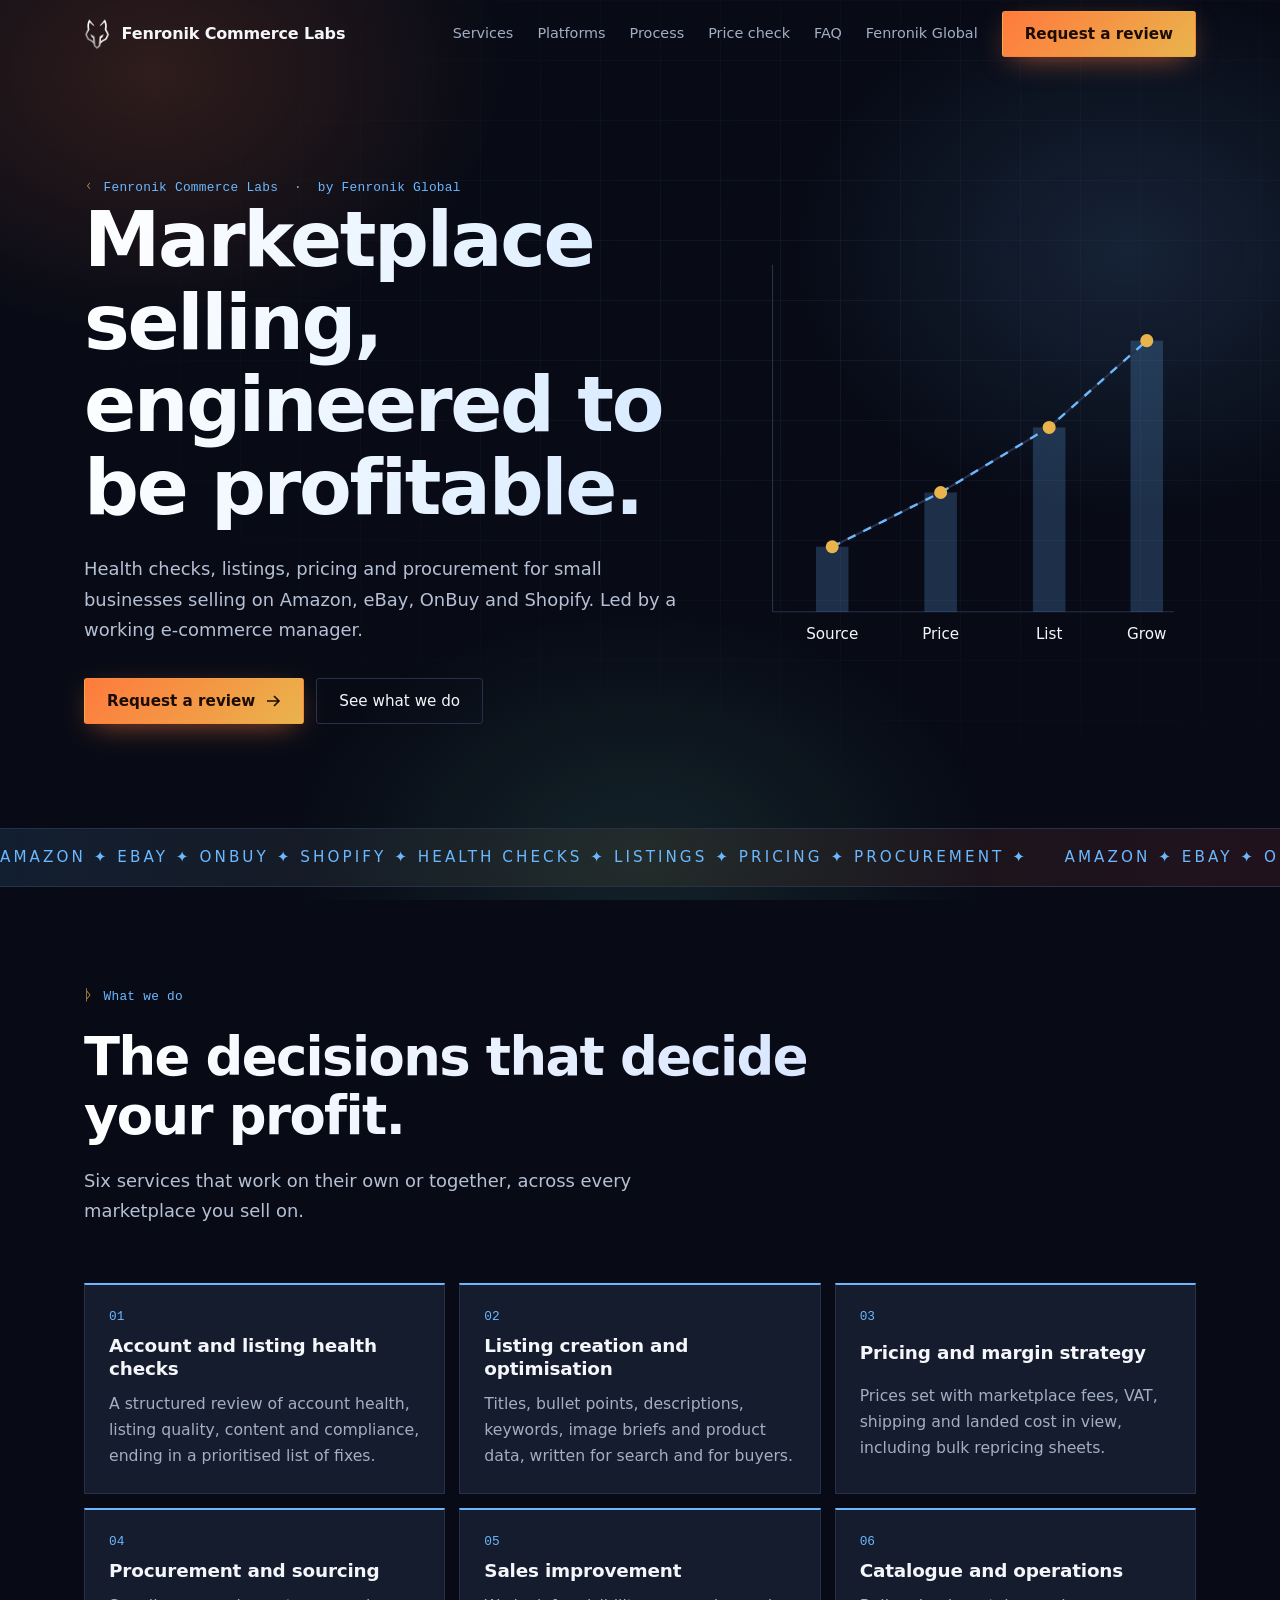
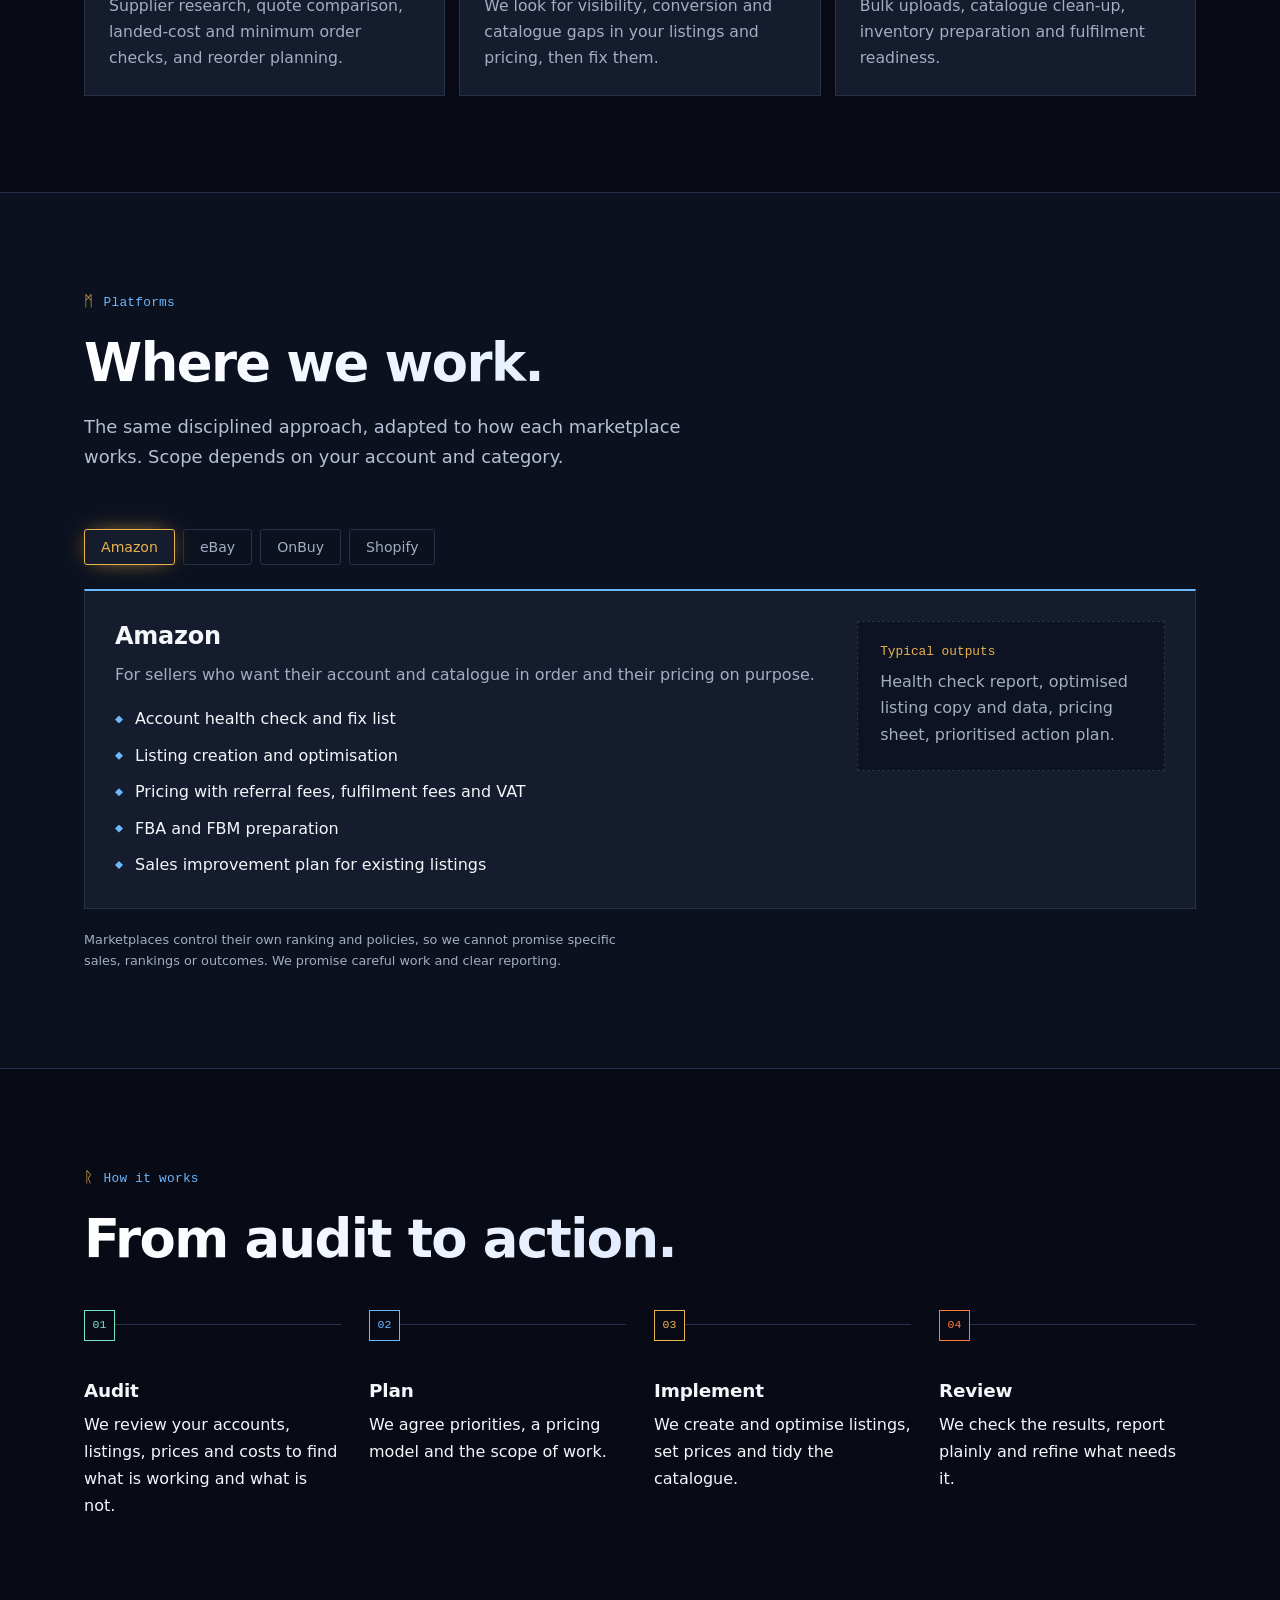
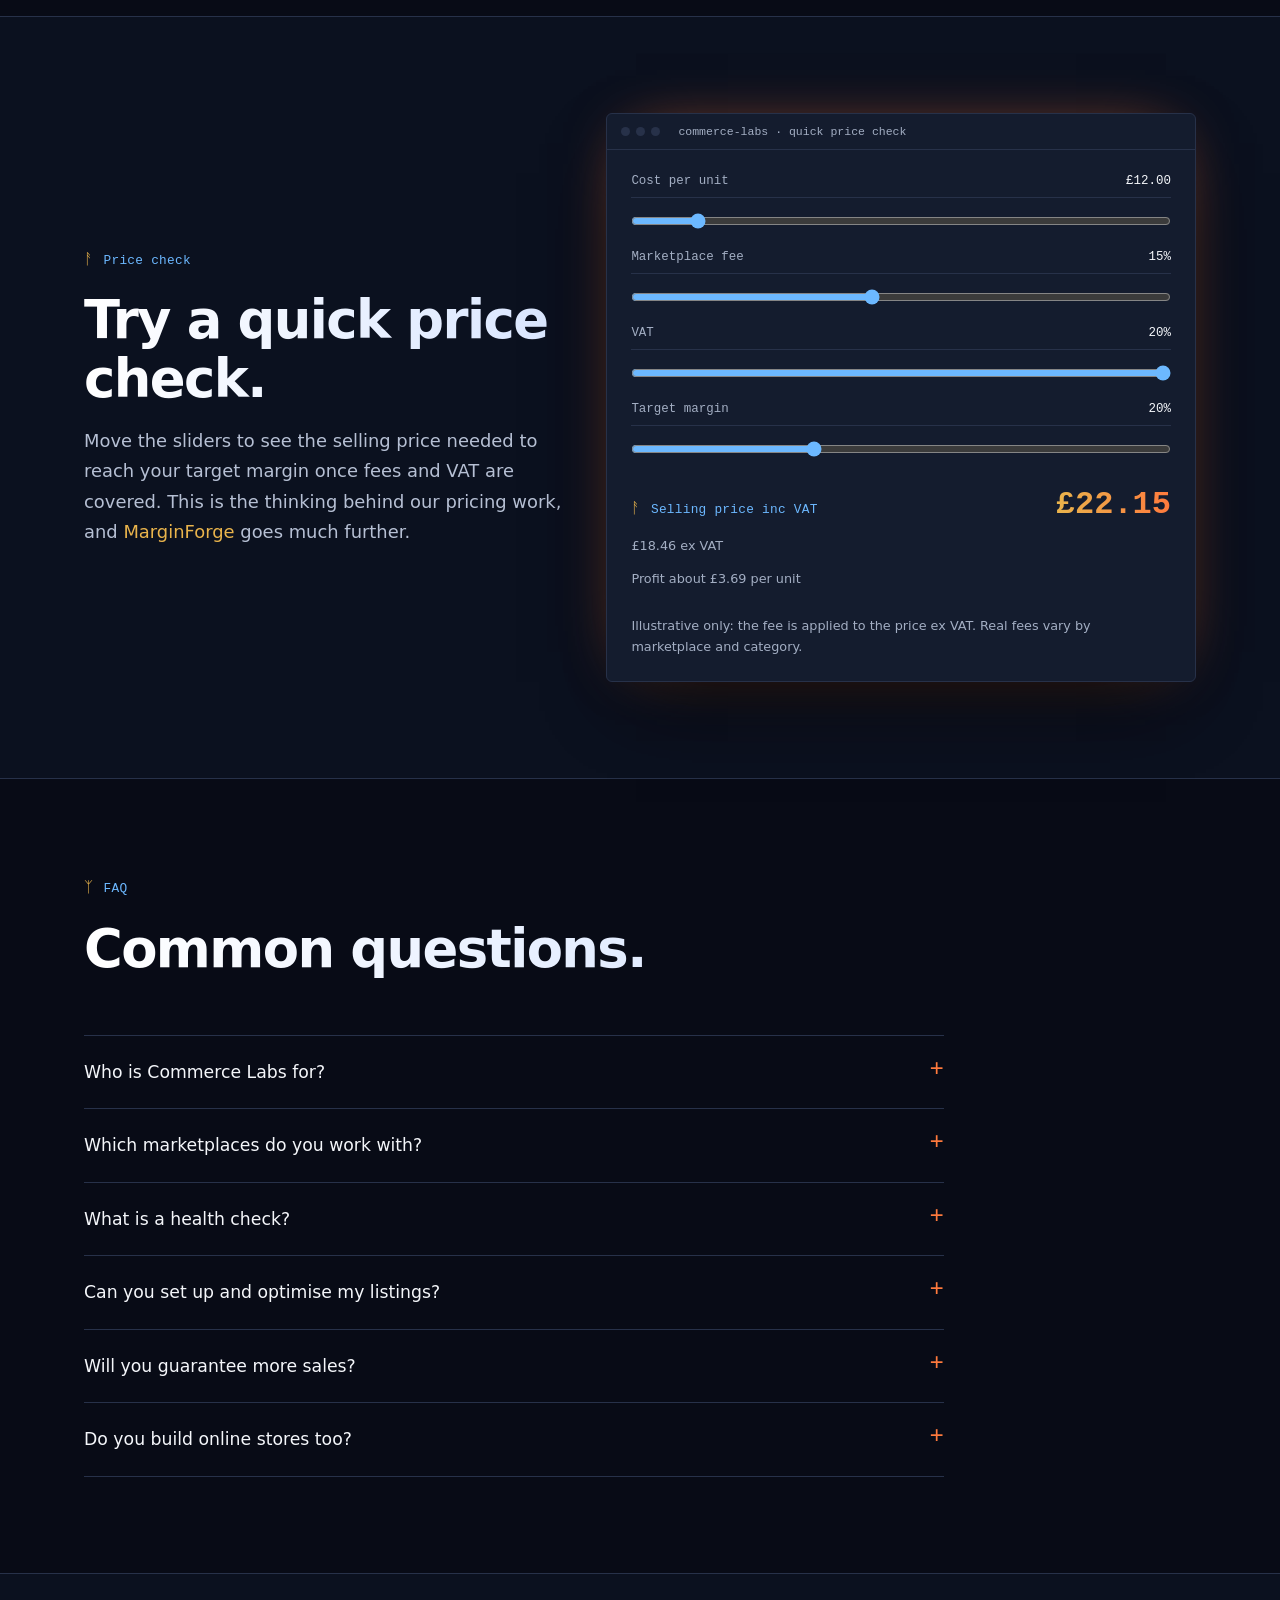
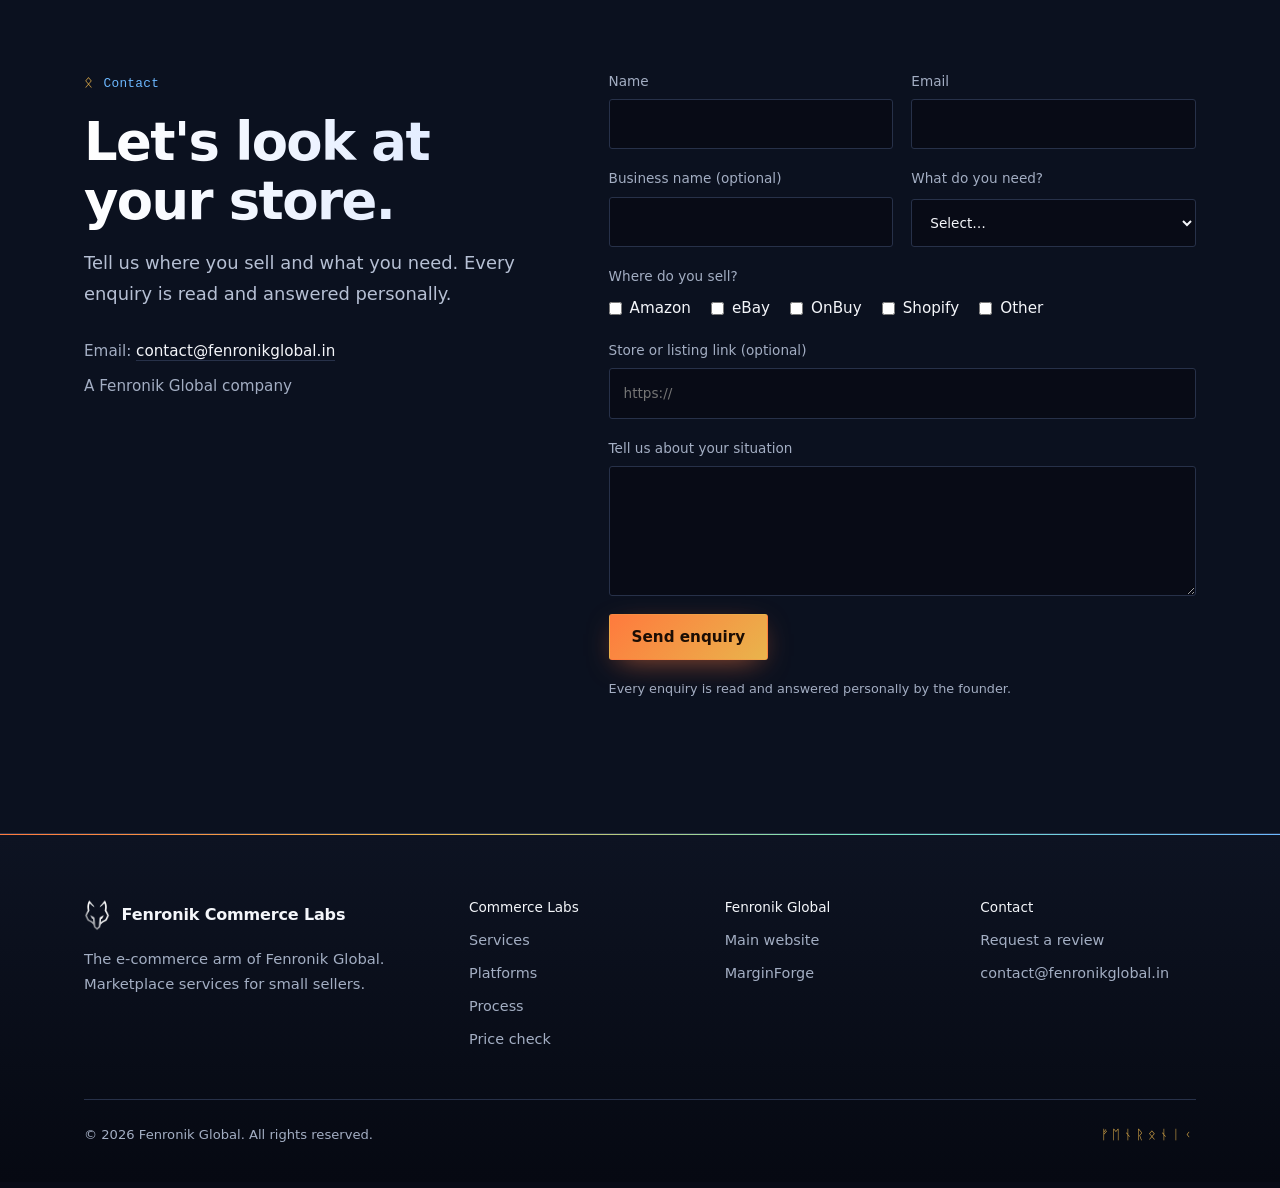
<file: public/commerce/index.html>
<!DOCTYPE html>
<html lang="en">
<head>
<meta charset="utf-8">
<meta name="viewport" content="width=device-width,initial-scale=1">
<title>Fenronik Commerce Labs | Amazon, eBay, OnBuy and Shopify services for small sellers</title>
<meta name="description" content="Fenronik Commerce Labs helps small businesses with marketplace health checks, listings, pricing and procurement on Amazon, eBay, OnBuy and Shopify.">
<meta name="theme-color" content="#080B16">
<link rel="canonical" href="https://fenronikglobal.in/commerce/">
<link rel="icon" type="image/png" sizes="32x32" href="../assets/favicon-32.png">
<link rel="icon" type="image/png" sizes="192x192" href="../assets/favicon-192.png">
<link rel="apple-touch-icon" href="../assets/apple-touch-icon.png">
<meta property="og:type" content="website">
<meta property="og:title" content="Fenronik Commerce Labs | Marketplace services for small sellers">
<meta property="og:description" content="Health checks, listings, pricing and procurement for Amazon, eBay, OnBuy and Shopify sellers.">
<meta property="og:url" content="https://fenronikglobal.in/commerce/">
<meta property="og:image" content="https://fenronikglobal.in/assets/og-image.png">
<meta name="twitter:card" content="summary_large_image">
<link rel="stylesheet" href="../css/base.css">
<link rel="stylesheet" href="../css/commerce.css">
</head>
<body>
<a class="skip" href="#main">Skip to content</a>
<div id="prog" aria-hidden="true"></div>
<header id="hd"><div class="wrap nav">
<a class="brand" href="#top-of-page" aria-label="Fenronik Commerce Labs home"><img src="../assets/wolf-sm.png" width="26" height="32" alt="">Fenronik Commerce Labs</a>
<nav class="links" aria-label="Primary"><a href="#services">Services</a><a href="#platforms">Platforms</a><a href="#process">Process</a><a href="#pricecheck">Price check</a><a href="#faq">FAQ</a><a href="https://fenronikglobal.in/">Fenronik Global</a><a class="btn p" href="#contact">Request a review</a></nav>
<button class="burger" id="bg" aria-expanded="false" aria-controls="mn" aria-label="Open menu"><i></i><i></i></button>
</div></header>
<nav class="menu" id="mn" aria-label="Mobile"><a href="#services">Services</a><a href="#platforms">Platforms</a><a href="#process">Process</a><a href="#pricecheck">Price check</a><a href="#faq">FAQ</a><a href="https://fenronikglobal.in/">Fenronik Global</a><a class="btn p" href="#contact">Request a review</a></nav>

<main id="main">
<section class="chero" id="top-of-page"><div class="wrap">
<div><div class="in mono">Fenronik Commerce Labs &nbsp;·&nbsp; by Fenronik Global</div>
<h1 class="in">Marketplace selling, engineered to be profitable.</h1>
<p class="lead in">Health checks, listings, pricing and procurement for small businesses selling on Amazon, eBay, OnBuy and Shopify. Led by a working e-commerce manager.</p>
<div class="cta in"><a class="btn p" href="#contact">Request a review <svg viewBox="0 0 16 16" fill="none" stroke="currentColor" stroke-width="1.6"><path d="M2 8h12M9 3l5 5-5 5"/></svg></a><a class="btn" href="#services">See what we do</a></div></div>
<svg class="pipe" viewBox="0 0 420 380" role="img" aria-label="Pipeline from sourcing to pricing to listing to growth">
<g stroke="#273149" stroke-width="1"><path d="M30 340H400M30 340V20"/></g>
<g fill="#6CB8FF" opacity=".22"><rect x="70" y="280" width="30" height="60"/><rect x="170" y="230" width="30" height="110"/><rect x="270" y="170" width="30" height="170"/><rect x="360" y="90" width="30" height="250"/></g>
<polyline points="85,280 185,230 285,170 375,90" fill="none" stroke="#273149" stroke-width="2"/>
<polyline class="flow" points="85,280 185,230 285,170 375,90" fill="none" stroke="#6CB8FF" stroke-width="2.2" stroke-dasharray="6 10"/>
<g fill="#E9B44C"><circle class="nd" cx="85" cy="280" r="6"/><circle class="nd" cx="185" cy="230" r="6"/><circle class="nd" cx="285" cy="170" r="6"/><circle class="nd" cx="375" cy="90" r="6"/></g>
<g fill="#F4F6FA" font-size="14" font-family="Segoe UI,system-ui,sans-serif" text-anchor="middle"><text x="85" y="365">Source</text><text x="185" y="365">Price</text><text x="285" y="365">List</text><text x="375" y="365">Grow</text></g></svg>
</div></section>

<div class="band" aria-hidden="true"><div class="track"><span>AMAZON ✦ EBAY ✦ ONBUY ✦ SHOPIFY ✦ HEALTH CHECKS ✦ LISTINGS ✦ PRICING ✦ PROCUREMENT ✦</span><span>AMAZON ✦ EBAY ✦ ONBUY ✦ SHOPIFY ✦ HEALTH CHECKS ✦ LISTINGS ✦ PRICING ✦ PROCUREMENT ✦</span></div></div>

<section id="services"><div class="wrap">
<div class="head rv"><div class="mono">What we do</div><h2>The decisions that decide your profit.</h2><p class="lead">Six services that work on their own or together, across every marketplace you sell on.</p></div>
<div class="cg three rv">
<article><b>01</b><h3>Account and listing health checks</h3><p>A structured review of account health, listing quality, content and compliance, ending in a prioritised list of fixes.</p></article>
<article><b>02</b><h3>Listing creation and optimisation</h3><p>Titles, bullet points, descriptions, keywords, image briefs and product data, written for search and for buyers.</p></article>
<article><b>03</b><h3>Pricing and margin strategy</h3><p>Prices set with marketplace fees, VAT, shipping and landed cost in view, including bulk repricing sheets.</p></article>
<article><b>04</b><h3>Procurement and sourcing</h3><p>Supplier research, quote comparison, landed-cost and minimum order checks, and reorder planning.</p></article>
<article><b>05</b><h3>Sales improvement</h3><p>We look for visibility, conversion and catalogue gaps in your listings and pricing, then fix them.</p></article>
<article><b>06</b><h3>Catalogue and operations</h3><p>Bulk uploads, catalogue clean-up, inventory preparation and fulfilment readiness.</p></article>
</div></div></section>

<section id="platforms" class="alt"><div class="wrap">
<div class="head rv"><div class="mono">Platforms</div><h2>Where we work.</h2><p class="lead">The same disciplined approach, adapted to how each marketplace works. Scope depends on your account and category.</p></div>
<div class="rv"><div class="tabs" role="tablist" aria-label="Marketplaces">
<button class="tab" role="tab" aria-selected="true" aria-controls="pa" id="ta">Amazon</button>
<button class="tab" role="tab" aria-selected="false" aria-controls="pe" id="te" tabindex="-1">eBay</button>
<button class="tab" role="tab" aria-selected="false" aria-controls="po" id="to" tabindex="-1">OnBuy</button>
<button class="tab" role="tab" aria-selected="false" aria-controls="ps" id="ts" tabindex="-1">Shopify</button></div>
<div class="pp" role="tabpanel" id="pa" aria-labelledby="ta"><div><h3>Amazon</h3><p>For sellers who want their account and catalogue in order and their pricing on purpose.</p><ul class="ticks"><li>Account health check and fix list</li><li>Listing creation and optimisation</li><li>Pricing with referral fees, fulfilment fees and VAT</li><li>FBA and FBM preparation</li><li>Sales improvement plan for existing listings</li></ul></div><div class="dl"><h4>Typical outputs</h4><p>Health check report, optimised listing copy and data, pricing sheet, prioritised action plan.</p></div></div>
<div class="pp" role="tabpanel" id="pe" aria-labelledby="te" hidden><div><h3>eBay</h3><p>Clean, searchable listings and prices that survive eBay's fees.</p><ul class="ticks"><li>Listing health review</li><li>Listing creation with item specifics and category selection</li><li>Title and keyword optimisation</li><li>Fee-aware pricing and margins</li><li>Shipping and returns policy setup</li></ul></div><div class="dl"><h4>Typical outputs</h4><p>Reviewed or new listings, pricing sheet, policy recommendations, improvement plan.</p></div></div>
<div class="pp" role="tabpanel" id="po" aria-labelledby="to" hidden><div><h3>OnBuy</h3><p>Get your catalogue live and priced properly on a growing UK marketplace.</p><ul class="ticks"><li>Listing health review</li><li>Product data preparation and catalogue matching</li><li>Listing creation and bulk uploads</li><li>Pricing and margin set-up</li><li>Sales improvement recommendations</li></ul></div><div class="dl"><h4>Typical outputs</h4><p>Upload-ready product data, live listings, pricing sheet, review notes.</p></div></div>
<div class="pp" role="tabpanel" id="ps" aria-labelledby="ts" hidden><div><h3>Shopify</h3><p>For sellers with their own store who want it to convert and stay profitable.</p><ul class="ticks"><li>Store and listing review</li><li>Product page and collection optimisation</li><li>Product listings and catalogue structure</li><li>Pricing and margin review</li><li>Custom design and development through Fenronik Global when needed</li></ul></div><div class="dl"><h4>Typical outputs</h4><p>Reviewed or new product pages, catalogue structure, pricing sheet, improvement plan.</p></div></div>
<p class="note">Marketplaces control their own ranking and policies, so we cannot promise specific sales, rankings or outcomes. We promise careful work and clear reporting.</p></div>
</div></section>

<section id="process"><div class="wrap">
<div class="head rv"><div class="mono">How it works</div><h2>From audit to action.</h2></div>
<div class="steps rv">
<div class="step" data-n="01"><h3>Audit</h3><p>We review your accounts, listings, prices and costs to find what is working and what is not.</p></div>
<div class="step" data-n="02"><h3>Plan</h3><p>We agree priorities, a pricing model and the scope of work.</p></div>
<div class="step" data-n="03"><h3>Implement</h3><p>We create and optimise listings, set prices and tidy the catalogue.</p></div>
<div class="step" data-n="04"><h3>Review</h3><p>We check the results, report plainly and refine what needs it.</p></div>
</div></div></section>

<section id="pricecheck" class="alt"><div class="wrap cl">
<div class="rv"><div class="mono">Price check</div><h2 style="margin-top:18px">Try a quick price check.</h2><p class="lead" style="margin-top:18px">Move the sliders to see the selling price needed to reach your target margin once fees and VAT are covered. This is the thinking behind our pricing work, and <a href="https://marginforge.fenronikglobal.in" target="_blank" rel="noopener" style="color:var(--gold)">MarginForge</a> goes much further.</p></div>
<div class="win rv"><div class="bar"><i></i><i></i><i></i><span>commerce-labs · quick price check</span></div><div class="calc">
<label class="rg" for="cc">Cost per unit <b id="cco"></b></label><input id="cc" type="range" min="1" max="100" step=".5" value="12">
<label class="rg" for="cf">Marketplace fee <b id="cfo"></b></label><input id="cf" type="range" min="3" max="30" step="1" value="15">
<label class="rg" for="cv">VAT <b id="cvo"></b></label><input id="cv" type="range" min="0" max="20" step="1" value="20">
<label class="rg" for="cm">Target margin <b id="cmo"></b></label><input id="cm" type="range" min="5" max="50" step="1" value="20">
<div class="res"><span class="mono">Selling price inc VAT</span><strong id="cr"></strong></div><p class="note" id="ci" style="margin:0"></p><p class="note" id="cp" style="margin:0"></p>
<p class="note">Illustrative only: the fee is applied to the price ex VAT. Real fees vary by marketplace and category.</p></div></div>
</div></section>

<section id="faq"><div class="wrap">
<div class="head rv"><div class="mono">FAQ</div><h2>Common questions.</h2></div>
<div class="rv" style="max-width:860px">
<details><summary>Who is Commerce Labs for?</summary><p>Small businesses and new sellers who want expert help with their marketplace accounts, listings, pricing or sourcing without hiring a full team.</p></details>
<details><summary>Which marketplaces do you work with?</summary><p>Amazon, eBay, OnBuy and Shopify. If you sell elsewhere, ask and we will tell you honestly whether we can help.</p></details>
<details><summary>What is a health check?</summary><p>A structured review of your account and listings covering content quality, compliance and pricing. You receive a prioritised list of what to fix first.</p></details>
<details><summary>Can you set up and optimise my listings?</summary><p>Yes. We can create new listings or improve existing ones, including titles, bullet points, descriptions, keywords and product data.</p></details>
<details><summary>Will you guarantee more sales?</summary><p>No. Marketplaces control their own algorithms and policies. We improve what is within your control, such as listing quality, pricing and catalogue structure, and we report clearly on the results.</p></details>
<details><summary>Do you build online stores too?</summary><p>Yes. Fenronik Global designs and develops websites and web applications, including custom stores and tools for sellers.</p></details>
</div></div></section>

<section id="contact" class="alt"><div class="wrap ct">
<div class="rv"><div class="mono">Contact</div><h2 style="margin-top:18px">Let's look at your store.</h2>
<p class="lead" style="margin-top:18px">Tell us where you sell and what you need. Every enquiry is read and answered personally.</p>
<div class="cd"><span>Email: <a data-email href="#contact">contact@fenronikglobal.in</a></span><span id="wa" hidden>WhatsApp: <a id="wal" href="#contact"></a></span><span>A Fenronik Global company</span></div></div>
<form class="rv" data-enquiry novalidate>
<input type="hidden" name="type" value="E-commerce services (Commerce Labs)">
<div class="two"><label class="f">Name<input name="name" required autocomplete="name"></label><label class="f">Email<input name="email" type="email" required autocomplete="email"></label></div>
<div class="two"><label class="f">Business name (optional)<input name="company" autocomplete="organization"></label><label class="f">What do you need?<select name="need" required><option value="">Select…</option><option>Account or listing health check</option><option>Listing creation or optimisation</option><option>Pricing and margins</option><option>Procurement and sourcing</option><option>Sales improvement</option><option>Not sure yet</option></select></label></div>
<fieldset class="f chk"><legend>Where do you sell?</legend><label><input type="checkbox" name="marketplaces" value="Amazon"> Amazon</label><label><input type="checkbox" name="marketplaces" value="eBay"> eBay</label><label><input type="checkbox" name="marketplaces" value="OnBuy"> OnBuy</label><label><input type="checkbox" name="marketplaces" value="Shopify"> Shopify</label><label><input type="checkbox" name="marketplaces" value="Other"> Other</label></fieldset>
<label class="f">Store or listing link (optional)<input name="store" type="url" placeholder="https://"></label>
<label class="f">Tell us about your situation<textarea name="message" required></textarea></label>
<input class="hp" name="website" tabindex="-1" autocomplete="off" aria-hidden="true">
<div><button class="btn p" type="submit">Send enquiry</button></div><p class="note" style="margin:0">Every enquiry is read and answered personally by the founder.</p><p class="st" role="status"></p></form>
</div></section>
</main>

<footer><div class="wrap"><div class="ft">
<div><a class="brand" href="#top-of-page"><img src="../assets/wolf-sm.png" width="26" height="32" alt="">Fenronik Commerce Labs</a><p>The e-commerce arm of Fenronik Global. Marketplace services for small sellers.</p></div>
<div><h4>Commerce Labs</h4><ul><li><a href="#services">Services</a></li><li><a href="#platforms">Platforms</a></li><li><a href="#process">Process</a></li><li><a href="#pricecheck">Price check</a></li></ul></div>
<div><h4>Fenronik Global</h4><ul><li><a href="https://fenronikglobal.in/">Main website</a></li><li><a href="https://marginforge.fenronikglobal.in" target="_blank" rel="noopener">MarginForge</a></li></ul></div>
<div><h4>Contact</h4><ul><li><a href="#contact">Request a review</a></li><li><a data-email href="#contact">contact@fenronikglobal.in</a></li></ul></div>
</div><div class="bot"><span>© <span id="yr">2026</span> Fenronik Global. All rights reserved.</span><span class="rune" aria-hidden="true">ᚠᛖᚾᚱᛟᚾᛁᚲ</span></div></div></footer>
<a class="fab" id="fab" href="#contact">Request a review</a>
<button class="top" id="top" type="button" aria-label="Back to top"><span aria-hidden="true">ᛏ</span></button>
<script src="../js/config.js"></script>
<script src="../js/common.js"></script>
<script src="../js/commerce.js"></script>
</body>
</html>
</file>
<file: public/css/base.css>
/* BASE: shared by every page (tokens, nav, buttons, forms, FAQ, process, footer, modal) */

:root{--bg:#080B16;--bg2:#0D1322;--card:#141C2E;--tx:#F4F6FA;--tx2:#A3AEC3;--ac:#76E4C0;--bd:#273149;
--f:"Segoe UI",system-ui,-apple-system,"Helvetica Neue",Arial,sans-serif;--mono:ui-monospace,SFMono-Regular,Menlo,Consolas,monospace;
--pad:clamp(20px,5vw,64px);--sec:clamp(56px,7.5vw,104px)}
*{box-sizing:border-box;margin:0;padding:0}
html{scroll-behavior:smooth;scroll-padding-top:80px}
body{background:var(--bg);color:var(--tx);font:400 1rem/1.65 var(--f);-webkit-font-smoothing:antialiased;overflow-x:hidden}
img,svg{display:block;max-width:100%}
a{color:inherit;text-decoration:none}
:focus-visible{outline:2px solid var(--ac);outline-offset:3px;border-radius:2px}
html{overflow-x:clip}.skip{position:absolute;left:-999px;top:8px;background:var(--ac);color:#05110d;padding:8px 14px;z-index:99}.skip:focus{left:8px}
.wrap{max-width:1240px;margin:0 auto;padding:0 var(--pad)}
section{padding:var(--sec) 0;position:relative}
h1,h2,h3{font-weight:600;letter-spacing:-.03em;line-height:1.08}
h1{font-size:clamp(2.6rem,8.5vw,6.2rem);font-weight:700}
h2{font-size:clamp(1.9rem,4.6vw,3.3rem);max-width:18ch}
h3{font-size:1.15rem;letter-spacing:-.01em;line-height:1.3}
.lead{color:var(--tx2);font-size:clamp(1.05rem,1.4vw,1.25rem);max-width:56ch}
.mono{font-family:var(--mono);font-size:.8rem;color:var(--ac);letter-spacing:.02em}
.head{display:grid;gap:18px;margin-bottom:clamp(32px,4.5vw,56px)}
.btn{display:inline-flex;align-items:center;gap:10px;padding:13px 22px;border:1px solid var(--bd);font:500 .95rem var(--f);color:var(--tx);background:transparent;cursor:pointer;transition:transform .25s,background .25s,border-color .25s,color .25s;border-radius:3px}
.btn:hover{border-color:var(--tx2);transform:translateY(-2px)}
.btn.p{background:var(--ac);color:#04110C;border-color:var(--ac);font-weight:600}.btn.p:hover{background:#9af0d3;border-color:#9af0d3}
.btn svg{width:16px;height:16px;transition:transform .25s}.btn:hover svg{transform:translateX(4px)}
/* nav */
header{position:fixed;inset:0 0 auto;z-index:50;transition:background .3s,border-color .3s,backdrop-filter .3s;border-bottom:1px solid transparent}
header.s{background:rgba(8,11,22,.72);backdrop-filter:blur(14px) saturate(140%);-webkit-backdrop-filter:blur(14px) saturate(140%);border-color:var(--bd)}
.nav{display:flex;align-items:center;justify-content:space-between;height:68px}
.brand{display:flex;align-items:center;gap:12px;font-weight:600;letter-spacing:-.01em}
.brand img{height:32px;width:auto}
.links{display:none;gap:30px;align-items:center;font-size:.92rem;color:var(--tx2)}
.links a:hover{color:var(--tx)}
.burger{background:none;border:1px solid var(--bd);width:42px;height:42px;border-radius:3px;cursor:pointer;display:grid;place-content:center;gap:5px}
.burger i{display:block;width:18px;height:1.5px;background:var(--tx);transition:transform .3s,opacity .3s}
.burger[aria-expanded=true] i:first-child{transform:translateY(3.25px) rotate(45deg)}
.burger[aria-expanded=true] i:last-child{transform:translateY(-3.25px) rotate(-45deg)}
.menu{position:fixed;inset:68px 0 0;background:rgba(8,11,22,.97);padding:28px var(--pad);display:none;flex-direction:column;gap:4px;z-index:49}
.menu.o{display:flex}
.menu a{font-size:1.6rem;font-weight:600;letter-spacing:-.02em;padding:12px 0;border-bottom:1px solid var(--bd)}
.menu .btn{margin-top:24px;justify-content:center;font-size:1rem;border-bottom:1px solid var(--ac)}
@media(min-width:1100px){.links{display:flex}.burger,.menu{display:none!important}}

.cta{display:flex;flex-wrap:wrap;gap:12px}
.in{opacity:0;transform:translateY(18px);animation:up .9s cubic-bezier(.2,.7,.2,1) forwards}
.in:nth-child(2){animation-delay:.12s}.in:nth-child(3){animation-delay:.24s}.in:nth-child(4){animation-delay:.36s}
@keyframes up{to{opacity:1;transform:none}}
.alt{background:var(--bg2);border-block:1px solid var(--bd)}
.tabs{display:flex;flex-wrap:wrap;gap:8px;margin-bottom:24px}
.tab{background:none;border:1px solid var(--bd);color:var(--tx2);padding:9px 16px;border-radius:3px;font:500 .88rem var(--f);cursor:pointer;transition:.2s}
.tab:hover{color:var(--tx);border-color:var(--tx2)}
.tab[aria-selected=true]{background:var(--card);color:var(--ac);border-color:var(--ac)}
.win{background:var(--card);border:1px solid var(--bd);border-radius:6px;overflow:hidden;box-shadow:0 30px 80px -30px #000}
.bar{display:flex;gap:6px;padding:11px 14px;border-bottom:1px solid var(--bd);align-items:center}
.bar i{width:9px;height:9px;border-radius:50%;background:var(--bd)}
.bar span{margin-left:12px;font:.72rem var(--mono);color:var(--tx2)}
.tag{color:var(--ac)}.low{color:#f0b46a}
.note{font-size:.8rem;color:var(--tx2);margin-top:14px}
.calc{display:grid;gap:12px;padding:24px}
.calc label{display:flex;justify-content:space-between;font:.78rem var(--mono);color:var(--tx2);border-bottom:1px solid var(--bd);padding-bottom:9px}.calc label b{color:var(--tx);font-weight:500}
.res{display:flex;justify-content:space-between;align-items:baseline;padding-top:8px}.res strong{font:600 2rem var(--mono);color:var(--ac)}
.steps{display:grid;gap:0;counter-reset:s;position:relative}
.step{padding:0 0 38px 54px;position:relative;border-left:1px solid var(--bd);margin-left:14px}
.step:last-child{border-color:transparent}
.step::before{content:attr(data-n);position:absolute;left:-15px;top:0;width:29px;height:29px;background:var(--bg);border:1px solid var(--ac);color:var(--ac);font:.72rem/27px var(--mono);text-align:center}
.step h3{margin-bottom:8px}
@media(min-width:900px){.steps{grid-template-columns:repeat(4,1fr);gap:28px}.step{border-left:0;margin:0;padding:54px 0 0;border-top:1px solid var(--bd)}.step:last-child{border-color:var(--bd)}.step::before{left:0;top:-15px}}
.whyg{display:grid;gap:0;border-top:1px solid var(--bd)}
.why{display:grid;gap:8px;padding:26px 0;border-bottom:1px solid var(--bd)}
@media(min-width:800px){.whyg{grid-template-columns:1fr 1fr;column-gap:64px}}
details{border-bottom:1px solid var(--bd)}details:first-of-type{border-top:1px solid var(--bd)}
summary{list-style:none;cursor:pointer;padding:22px 0;font-weight:500;font-size:1.08rem;display:flex;justify-content:space-between;gap:20px}
summary::-webkit-details-marker{display:none}
summary::after{content:"+";color:var(--ac);font:300 1.5rem/1 var(--mono);transition:transform .3s}
details[open] summary::after{transform:rotate(45deg)}
details p{color:var(--tx2);padding:0 0 24px;max-width:70ch}
.ct{display:grid;gap:44px}
form{display:grid;gap:18px}
.two{display:grid;gap:18px}
label.f{display:grid;gap:7px;font-size:.85rem;color:var(--tx2)}
input,select,textarea{width:100%;background:var(--bg);border:1px solid var(--bd);color:var(--tx);padding:13px 14px;font:inherit;border-radius:3px;transition:border-color .2s}
textarea{min-height:130px;resize:vertical}
input:focus,select:focus,textarea:focus{outline:none;border-color:var(--ac)}
.hp{position:absolute;left:-9999px}
#st{font-size:.9rem;min-height:1.4em;color:var(--ac)}
@media(min-width:700px){.two{grid-template-columns:1fr 1fr}}@media(min-width:960px){.ct{grid-template-columns:.9fr 1.1fr}}
.cd{display:grid;gap:10px;margin-top:30px;color:var(--tx2);font-size:.95rem}.cd a{color:var(--tx);border-bottom:1px solid var(--bd)}.cd a:hover{border-color:var(--ac)}
footer{border-top:1px solid var(--bd);padding:64px 0 36px;background:var(--bg2)}
.ft{display:grid;gap:40px}
.ft h4{font:500 .85rem var(--f);color:var(--tx);margin-bottom:14px}.ft ul{list-style:none;display:grid;gap:9px;color:var(--tx2);font-size:.9rem}.ft a:hover{color:var(--ac)}
.ft p{color:var(--tx2);font-size:.92rem;max-width:34ch;margin-top:16px}
.bot{margin-top:48px;padding-top:24px;border-top:1px solid var(--bd);display:flex;flex-wrap:wrap;justify-content:space-between;gap:10px;color:var(--tx2);font-size:.82rem}
@media(min-width:800px){.ft{grid-template-columns:1.6fr 1fr 1fr 1fr}}
.rv{opacity:0;transform:translateY(22px);transition:opacity .8s,transform .8s cubic-bezier(.2,.7,.2,1)}.rv.v{opacity:1;transform:none}
@media(prefers-reduced-motion:reduce){html{scroll-behavior:auto}.ring,.ring2,.track,body::before,.flow,.btn.p::after,.cell{animation:none!important}.rv,.in{transform:none!important}}
:root{--em:#FF7A3D;--gold:#E9B44C;--ice:#6CB8FF}
.rune,.mono::before,.band{font-family:"Segoe UI Historic","Noto Sans Runic","Apple Symbols","Segoe UI Symbol",var(--f)}
body::before{content:"";position:fixed;inset:0;overflow:hidden;z-index:-1;pointer-events:none;background:radial-gradient(40vmax 30vmax at 12% 8%,rgba(255,122,61,.16),transparent 70%),radial-gradient(38vmax 30vmax at 88% 28%,rgba(108,184,255,.14),transparent 70%),radial-gradient(40vmax 28vmax at 50% 95%,rgba(118,228,192,.11),transparent 70%);animation:drift 28s ease-in-out infinite alternate}
@keyframes drift{to{transform:translate(-4%,5%) scale(1.12)}}
#prog{position:fixed;top:0;left:0;height:3px;width:100%;transform-origin:0 50%;transform:scaleX(0);background:linear-gradient(90deg,var(--em),var(--gold),var(--ac),var(--ice));z-index:60}
.alt{background:rgba(13,19,34,.82)}
.btn.p{background:linear-gradient(135deg,var(--em),var(--gold));border-color:transparent;color:#1b0d04;box-shadow:0 8px 30px -10px rgba(255,122,61,.7);position:relative;overflow:hidden}
.btn.p:hover{background:linear-gradient(135deg,#ff925e,#f3c866);border-color:transparent;box-shadow:0 12px 36px -8px rgba(255,122,61,.85)}
.btn.p::after{content:"";position:absolute;top:0;bottom:0;width:40%;left:-60%;background:linear-gradient(100deg,transparent,rgba(255,255,255,.55),transparent);transform:skewX(-20deg);animation:sweep 4.5s ease-in-out infinite}
@keyframes sweep{60%,100%{left:130%}}
.brand img{transition:filter .3s}.brand:hover img{filter:drop-shadow(0 0 10px rgba(255,122,61,.8))}
.band{overflow:hidden;border-block:1px solid var(--bd);background:linear-gradient(90deg,rgba(255,122,61,.1),rgba(233,180,76,.07),rgba(108,184,255,.1));padding:16px 0;white-space:nowrap;color:var(--gold);letter-spacing:.2em;font-size:.95rem}
.track{display:inline-flex;animation:mq 38s linear infinite}.track span{padding-right:2.4em}
@keyframes mq{to{transform:translateX(-50%)}}
.knot{height:14px;opacity:.7;background:url("data:image/svg+xml,%3Csvg xmlns='http://www.w3.org/2000/svg' width='28' height='14' viewBox='0 0 28 14'%3E%3Cpath d='M0 7l7-6 7 6-7 6zM14 7l7-6 7 6-7 6z' fill='none' stroke='%23E9B44C'/%3E%3C/svg%3E") repeat-x center}
.mono::before{content:"ᚠ";margin-right:.7em;color:var(--gold);font-size:1.15em}
h2{background:linear-gradient(90deg,#fff,#d9e6ff);-webkit-background-clip:text;background-clip:text;color:transparent}
.tab[aria-selected=true]{color:var(--gold);border-color:var(--gold);box-shadow:0 0 24px -8px var(--gold)}
.win{box-shadow:0 30px 80px -30px #000,0 0 60px -30px var(--em)}
.res strong,.kpi b{background:linear-gradient(90deg,var(--gold),var(--em));-webkit-background-clip:text;background-clip:text;color:transparent}
.step:nth-child(1)::before{border-color:var(--ac);color:var(--ac)}.step:nth-child(2)::before{border-color:var(--ice);color:var(--ice)}.step:nth-child(3)::before{border-color:var(--gold);color:var(--gold)}.step:nth-child(4)::before{border-color:var(--em);color:var(--em)}
.why{transition:padding .3s,border-color .3s}.why:hover{padding-left:14px;border-bottom-color:var(--em)}.why:hover h3{color:var(--gold)}
summary:hover{color:var(--gold)}summary::after{color:var(--em)}
input:focus,select:focus,textarea:focus{border-color:var(--gold);box-shadow:0 0 0 3px rgba(233,180,76,.15)}
footer{background:linear-gradient(var(--bg2),#060912);border-image:linear-gradient(90deg,var(--em),var(--gold),var(--ac),var(--ice)) 1}
.bot .rune{color:var(--gold);letter-spacing:.3em}
.links{gap:24px;font-size:.9rem}
.lead{line-height:1.7;color:#b6c0d4}.svc p,.why p,.step p{font-size:1rem;line-height:1.7}h2{max-width:20ch;line-height:1.12}.head{gap:20px}
.chips{display:flex;flex-wrap:wrap;gap:8px}.chips span{border:1px solid var(--ice);color:var(--ice);padding:6px 14px;font-size:.85rem;border-radius:99px;transition:.25s}.chips span:hover{background:var(--ice);color:#04101f}
.cg{display:grid;gap:14px}@media(min-width:640px){.cg{grid-template-columns:1fr 1fr}}
.cg article{border:1px solid var(--bd);border-top:2px solid var(--ice);padding:24px;background:var(--card);display:grid;gap:10px;transition:transform .3s,border-color .3s,box-shadow .3s}
.cg article:hover{transform:translateY(-5px);border-color:var(--ice);box-shadow:0 18px 40px -20px var(--ice)}
.cg article b{font:500 .8rem var(--mono);color:var(--ice)}.cg p{color:var(--tx2);font-size:.98rem}
.rg{display:flex;justify-content:space-between;font:.78rem var(--mono);color:var(--tx2)}.rg b{color:var(--tx);font-weight:500}
input[type=range]{padding:0;border:0;background:none;accent-color:var(--ice);height:22px;margin-bottom:6px;cursor:pointer}
.fab,.top{position:fixed;z-index:45;bottom:max(16px,env(safe-area-inset-bottom));transition:transform .4s cubic-bezier(.2,.7,.2,1),opacity .3s}
.fab{left:16px;right:80px;display:flex;justify-content:center;align-items:center;height:48px;border-radius:3px;font-weight:600;color:#1b0d04;background:linear-gradient(135deg,var(--em),var(--gold));box-shadow:0 10px 30px -8px rgba(255,122,61,.8);transform:translateY(160%)}
.fab.s{transform:none}
.top{right:16px;width:48px;height:48px;border:1px solid var(--gold);background:rgba(8,11,22,.85);color:var(--gold);font:1.3rem "Segoe UI Historic","Noto Sans Runic","Apple Symbols","Segoe UI Symbol",sans-serif;cursor:pointer;border-radius:3px;opacity:0;pointer-events:none;backdrop-filter:blur(8px)}
.top.s{opacity:1;pointer-events:auto}.top:hover{background:var(--gold);color:#1b0d04}
@media(min-width:1100px){.fab{display:none}.top{right:24px;bottom:24px}}
@media(max-width:1099px){footer{padding-bottom:96px}}
.st{font-size:.9rem;min-height:1.4em;color:var(--ac)}
.modal{position:fixed;inset:0;z-index:100;display:grid;place-items:center;background:rgba(4,6,12,.8);backdrop-filter:blur(6px);-webkit-backdrop-filter:blur(6px);padding:20px;opacity:0;pointer-events:none;transition:opacity .25s}
.modal.o{opacity:1;pointer-events:auto}
.mbox{max-width:440px;width:100%;background:var(--card);border:1px solid var(--bd);border-top:3px solid var(--ac);padding:34px 28px;text-align:center;transform:translateY(14px) scale(.97);transition:transform .35s cubic-bezier(.2,.7,.2,1);box-shadow:0 40px 90px -30px #000}
.modal.o .mbox{transform:none}.mbox.err{border-top-color:var(--em)}.mbox.info{border-top-color:var(--gold)}
.mic{width:68px;height:68px;border-radius:50%;margin:0 auto 18px;display:grid;place-items:center;border:1px solid currentColor;color:var(--ac)}
.mbox.err .mic{color:var(--em)}.mbox.info .mic{color:var(--gold)}
.mic svg{width:32px;height:32px;fill:none;stroke:currentColor;stroke-width:2.4;stroke-linecap:round;stroke-linejoin:round;stroke-dasharray:40;stroke-dashoffset:40}
.modal.o .mic svg{animation:tick .6s .2s ease forwards}@keyframes tick{to{stroke-dashoffset:0}}
.mbox h3{font-size:1.4rem;margin-bottom:10px}.mbox p{color:var(--tx2);margin-bottom:22px;font-size:.98rem}.mbox a{color:var(--gold);border-bottom:1px solid var(--bd)}
</file>
<file: public/css/home.css>
/* HOME PAGE ONLY (hero, services, solutions, MarginForge, founder, game) */
/* hero */
.hero{min-height:100svh;display:flex;align-items:center;padding:120px 0 80px;overflow:hidden}
.hero .grid{position:absolute;inset:0;width:100%;height:100%;opacity:.9}
.hero .wrap{position:relative;display:grid;gap:48px;align-items:center}
.hero p{margin:26px 0 36px}
.mark{position:relative;justify-self:center;width:min(70vw,380px);aspect-ratio:1}
.mark img{position:absolute;inset:12% 18%;width:64%;height:76%;object-fit:contain;filter:drop-shadow(0 0 40px rgba(118,228,192,.12))}
.mark svg{position:absolute;inset:0;width:100%;height:100%}
.ring{transform-origin:50% 50%;animation:spin 90s linear infinite}
.node{animation:pulse 3.6s ease-in-out infinite}
.node:nth-of-type(2n){animation-delay:1.2s}.node:nth-of-type(3n){animation-delay:2.4s}
@keyframes spin{to{transform:rotate(360deg)}}@keyframes pulse{50%{opacity:.25}}
@media(min-width:900px){.hero .wrap{grid-template-columns:1.25fr .75fr}.mark{width:100%;max-width:440px}}
/* services */
.svc{display:grid;gap:1px;background:var(--bd);border:1px solid var(--bd)}
.svc article{background:var(--bg);padding:32px 28px;display:grid;gap:14px;align-content:start;transition:background .3s;position:relative}
.svc article::after{content:"";position:absolute;left:0;top:0;height:2px;width:0;background:var(--ac);transition:width .4s}
.svc article:hover{background:var(--card)}.svc article:hover::after{width:100%}
.svc p,.why p,.step p{color:var(--tx2);font-size:.95rem}
.ic{width:44px;height:44px;stroke:var(--tx);fill:none;stroke-width:1.4;stroke-linecap:square;stroke-linejoin:miter}
.ic .a{stroke:var(--ac)}
@media(min-width:640px){.svc{grid-template-columns:repeat(2,1fr)}}@media(min-width:1000px){.svc{grid-template-columns:repeat(3,1fr)}}
/* solutions */
.sol{display:grid;gap:20px}
.pane{display:none;padding:22px;min-height:300px}.pane.o{display:block;animation:up .5s forwards}
.row{display:grid;gap:10px;grid-template-columns:repeat(3,1fr);margin-bottom:16px}
.kpi{border:1px solid var(--bd);padding:12px;background:var(--bg2)}.kpi small{display:block;color:var(--tx2);font-size:.7rem}.kpi b{font:600 1.15rem var(--mono)}
.chart{display:flex;align-items:flex-end;gap:8px;height:120px;border-bottom:1px solid var(--bd);padding-bottom:0}
.chart i{flex:1;background:linear-gradient(var(--ac),rgba(118,228,192,.15));opacity:.85;min-height:6px}
table{width:100%;border-collapse:collapse;font:.78rem var(--mono);margin-top:14px}
td,th{text-align:left;padding:8px 6px;border-bottom:1px solid var(--bd);color:var(--tx2);font-weight:400}th{color:var(--tx)}td:last-child,th:last-child{text-align:right}
.fake{display:grid;gap:10px}.fake div{height:12px;background:var(--bd);border-radius:2px}
.fake .h{height:70px;background:var(--bg2);border:1px solid var(--bd);display:grid;place-content:center;color:var(--tx2);font:.8rem var(--mono)}
.pill{display:flex;flex-wrap:wrap;gap:8px;margin-top:28px}.pill span{border:1px solid var(--bd);padding:6px 12px;font-size:.82rem;color:var(--tx2);border-radius:3px}
/* product */
.prod{display:grid;gap:44px;align-items:center}
.caps{list-style:none;display:grid;gap:12px;margin:26px 0 34px}
.caps li{display:flex;gap:12px;color:var(--tx2)}.caps li::before{content:"";flex:none;width:8px;height:8px;margin-top:9px;background:var(--ac)}
@media(min-width:900px){.prod{grid-template-columns:1fr 1fr}.sol{grid-template-columns:1fr}}
/* founder */
.fnd{display:grid;gap:44px;align-items:center}
.fnd p{color:var(--tx2);margin-top:18px;max-width:58ch}.fnd .role{color:var(--ac);margin-top:26px;font:.85rem var(--mono)}
.fnd{position:relative}.fnd>div{max-width:760px}.sig{margin-top:30px;padding-left:18px;border-left:2px solid var(--gold)}.sig strong{display:block;font-size:1.5rem;letter-spacing:-.02em}.sig span{color:var(--gold);font:.85rem var(--mono)}
@media(min-width:900px){.fnd::after{content:"";position:absolute;right:var(--pad);top:50%;width:300px;height:380px;transform:translateY(-50%);background:url(../assets/wolf.png) center/contain no-repeat;opacity:.08;pointer-events:none}}
/* process */
/* why */
/* faq */
/* contact */
/* footer */

h1.in{background:linear-gradient(100deg,#fff 0%,#cfe6ff 30%,#76E4C0 52%,#E9B44C 74%,#fff 100%);background-size:260% 100%;-webkit-background-clip:text;background-clip:text;color:transparent;animation:up .9s cubic-bezier(.2,.7,.2,1) forwards,shine 9s ease-in-out 1s infinite alternate}
@keyframes shine{to{background-position:100% 0}}
.hero .mono{color:var(--gold);font-size:.95rem;letter-spacing:.12em}
#emb{position:absolute;inset:0;width:100%;height:100%;pointer-events:none}
.hero::after{content:"";position:absolute;inset:0;pointer-events:none;background:radial-gradient(520px circle at var(--mx,72%) var(--my,40%),rgba(255,122,61,.11),transparent 60%)}
.mark::before{content:"";position:absolute;inset:14%;border-radius:50%;background:radial-gradient(circle,rgba(255,122,61,.32),rgba(233,180,76,.08) 55%,transparent 70%);animation:glow 4.5s ease-in-out infinite}
@keyframes glow{50%{transform:scale(1.18);opacity:.55}}
.ring2{transform-origin:50% 50%;animation:spin 70s linear infinite reverse}
.mark .node{fill:var(--gold)}
#services .mono::before{content:"ᚦ"}#solutions .mono::before{content:"ᚲ"}#work .mono::before{content:"ᛗ"}#about .mono::before{content:"ᚨ"}#process .mono::before{content:"ᚱ"}#faq .mono::before{content:"ᛉ"}#contact .mono::before{content:"ᛟ"}.hero .mono::before{content:"ᛏ"}
.svc article:nth-child(6n+1){--c:var(--ac)}.svc article:nth-child(6n+2){--c:var(--em)}.svc article:nth-child(6n+3){--c:var(--ice)}.svc article:nth-child(6n+4){--c:var(--gold)}.svc article:nth-child(6n+5){--c:#c28bff}.svc article:nth-child(6n){--c:#ff6f91}
.svc article::after{background:var(--c)}
.ic .a{stroke:var(--c,var(--ac))}.svc article:hover .ic{stroke:var(--c);transform:translateY(-3px) scale(1.06)}.ic{transition:transform .35s,stroke .3s}
.svc article h3{transition:color .3s}.svc article:hover h3{color:var(--c)}
.svc article::before{content:"";position:absolute;inset:0;pointer-events:none;opacity:0;transition:opacity .3s;background:radial-gradient(260px circle at var(--mx,50%) var(--my,50%),color-mix(in srgb,var(--c) 24%,transparent),transparent 70%)}
.svc article:hover::before{opacity:1}
.svc.v article{animation:rise .8s cubic-bezier(.2,.7,.2,1) both}
.svc.v article:nth-child(2){animation-delay:.08s}.svc.v article:nth-child(3){animation-delay:.16s}.svc.v article:nth-child(4){animation-delay:.24s}.svc.v article:nth-child(5){animation-delay:.32s}.svc.v article:nth-child(6){animation-delay:.4s}
@keyframes rise{from{opacity:0;transform:translateY(26px)}}
.pane.o .chart i{transform-origin:bottom;animation:grow 1s cubic-bezier(.2,.7,.2,1) both}
.pane.o .chart i:nth-child(2){animation-delay:.07s}.pane.o .chart i:nth-child(3){animation-delay:.14s}.pane.o .chart i:nth-child(4){animation-delay:.21s}.pane.o .chart i:nth-child(5){animation-delay:.28s}.pane.o .chart i:nth-child(6){animation-delay:.35s}.pane.o .chart i:nth-child(7){animation-delay:.42s}.pane.o .chart i:nth-child(8){animation-delay:.49s}
@keyframes grow{from{transform:scaleY(0)}}
.chart i:nth-child(even){background:linear-gradient(var(--gold),rgba(233,180,76,.15))}
.caps li::before{background:var(--em);clip-path:polygon(50% 0,100% 50%,50% 100%,0 50%)}
.fnd .role{color:var(--gold)}
@media(prefers-reduced-motion:reduce){.svc.v article{animation:none}.ph{animation:none}}

.rot{font:500 1.05rem var(--mono);color:var(--tx2);margin:-10px 0 30px}.rot b{color:var(--ac);font-weight:500;transition:opacity .3s;display:inline-block}.rot b::after{content:"_";animation:bl 1s steps(1) infinite}@keyframes bl{50%{opacity:0}}
#commerce .mono{color:var(--ice)}#commerce .mono::before{content:"ᚲ";color:var(--ice)}#play .mono::before{content:"ᚷ"}
.cl{display:grid;gap:28px;align-items:start}@media(min-width:1000px){.cl{grid-template-columns:1.1fr .9fr}}
.gbar{display:flex;flex-wrap:wrap;gap:12px 28px;align-items:center;margin-bottom:20px;font:.9rem var(--mono);color:var(--tx2)}.gbar b{color:var(--gold);font-size:1.3rem;margin-left:6px}.gbar .btn{margin-left:auto}.gbar .btn:disabled{opacity:.5;cursor:default}
.gd{display:grid;grid-template-columns:repeat(4,1fr);gap:10px;max-width:560px}
.cell{aspect-ratio:1;background:var(--card);border:1px solid var(--bd);color:#3a4766;font:2.1rem "Segoe UI Historic","Noto Sans Runic","Apple Symbols","Segoe UI Symbol",sans-serif;cursor:pointer;border-radius:4px;transition:transform .12s,background .12s,color .12s,border-color .12s,box-shadow .12s;-webkit-tap-highlight-color:transparent}
.cell.on{color:#1b0d04;background:linear-gradient(135deg,var(--em),var(--gold));border-color:var(--gold);box-shadow:0 0 28px rgba(255,122,61,.7);transform:scale(1.06)}
.cell.on.gold{background:linear-gradient(135deg,#fff3c4,var(--gold));box-shadow:0 0 34px rgba(233,180,76,.95)}
.cell.hit{background:var(--ac);color:#04110C;border-color:var(--ac);transform:scale(.92)}


/* Unified automation-first homepage */
.hero h1{max-width:12ch;background:none;color:var(--tx)}
.hero .mono{color:var(--ac);font-size:.82rem;letter-spacing:.06em}
.hero::after{display:none}
/* Particle canvas remains active on the hero */
.mark::before{background:radial-gradient(circle,rgba(118,205,178,.13),rgba(118,205,178,.025) 55%,transparent 70%);animation:none}
.ring{animation:spin 120s linear infinite}.ring2{animation:spin 120s linear infinite reverse}
.node{animation:pulse 6s ease-in-out infinite}.node:nth-of-type(2n),.node:nth-of-type(3n){animation-delay:1.5s}
@keyframes pulse{50%{opacity:.55}}
.band{overflow:hidden;border-block:1px solid var(--bd);background:var(--bg2);padding:13px 0;white-space:nowrap;color:var(--tx2);letter-spacing:.12em;font-size:.72rem;text-align:center}
.band .track{display:block;animation:none}
.svc article{--c:var(--ac);background:var(--bg);padding:30px 26px;gap:12px}
.svc article::after{background:var(--ac)}
.svc article:hover{background:var(--card)}
.svc article::before{display:none}
.svc article:hover .ic{stroke:var(--ac);transform:none}
.svc article h3{transition:color .22s}.svc article:hover h3{color:var(--ac)}
.svc.v article{animation:none}
.ic .a{stroke:var(--ac)}
.use-grid{display:grid;grid-template-columns:1fr;gap:1px;background:var(--bd);border:1px solid var(--bd)}
.use-grid article{background:var(--bg2);padding:26px;display:grid;gap:10px;align-content:start}
.use-grid article span{font: .76rem var(--mono);color:var(--ac)}
.use-grid article p{color:var(--tx2);font-size:.94rem}
@media(min-width:640px){.use-grid{grid-template-columns:repeat(2,1fr)}}
@media(min-width:1000px){.use-grid{grid-template-columns:repeat(3,1fr)}}
.pane.o{animation:up .55s cubic-bezier(.2,.7,.2,1) forwards}
.pane.o .chart i{animation:none}
.chart i,.chart i:nth-child(even){background:linear-gradient(var(--ac),rgba(118,205,178,.12))}
.caps li::before{background:var(--ac);clip-path:none}
.fnd .role{color:var(--ac)}
@media(prefers-reduced-motion:reduce){.ring,.ring2,.node{animation:none!important}.svc.v article{animation:none!important}}

/* FENRONIK MOTION RESTORE — visible, restrained homepage animation */
@keyframes heroTitleIn{from{opacity:0;transform:translateY(24px);filter:blur(5px)}to{opacity:1;transform:translateY(0);filter:blur(0)}}
@keyframes heroTitleShine{to{background-position:100% 0}}
@keyframes wolfFloat{0%,100%{transform:translateY(0)}50%{transform:translateY(-9px)}}
@keyframes haloBreathe{0%,100%{transform:scale(.96);opacity:.45}50%{transform:scale(1.08);opacity:.9}}
@keyframes nodePulse{0%,100%{opacity:1}50%{opacity:.3}}
@keyframes bandGlow{0%,100%{background-position:0% 50%}50%{background-position:100% 50%}}
.hero h1.in{opacity:0;animation:heroTitleIn 1s cubic-bezier(.2,.7,.2,1) .12s forwards,heroTitleShine 8s ease-in-out 1.2s infinite alternate;background:linear-gradient(100deg,#fff 0%,#dce9ff 34%,var(--gold) 62%,#fff 82%);background-size:240% 100%;-webkit-background-clip:text;background-clip:text;color:transparent}
.mark img{animation:wolfFloat 6s ease-in-out infinite;will-change:transform}
.mark::before{animation:haloBreathe 5.5s ease-in-out infinite;will-change:transform,opacity}
.ring{animation:spin 48s linear infinite}
.ring2{animation:spin 72s linear infinite reverse}
.node{animation:nodePulse 3.8s ease-in-out infinite}
.node:nth-of-type(2n){animation-delay:1.25s}.node:nth-of-type(3n){animation-delay:2.5s}
.svc.v article{animation:rise .75s cubic-bezier(.2,.7,.2,1) both}
.svc.v article:nth-child(2){animation-delay:.08s}.svc.v article:nth-child(3){animation-delay:.16s}.svc.v article:nth-child(4){animation-delay:.24s}.svc.v article:nth-child(5){animation-delay:.32s}.svc.v article:nth-child(6){animation-delay:.4s}
.band{background-size:220% 220%;animation:bandGlow 14s ease-in-out infinite}
@media(prefers-reduced-motion:reduce){.hero h1.in,.mark img,.mark::before,.ring,.ring2,.node,.svc.v article,.band{animation:none!important}.hero h1.in{opacity:1;transform:none;filter:none}}

.hero{position:relative;isolation:isolate;overflow:hidden}
#emb{z-index:0}
.hero>.wrap{position:relative;z-index:1;width:100%}
.hero>.grid{position:absolute;z-index:0}
</file>
<file: public/about/about.css>
.about-page{position:relative;overflow:hidden}.about-hero{min-height:78svh;display:flex;align-items:center;padding:140px 0 90px;position:relative}.about-hero:before{content:"";position:absolute;inset:0;background-image:linear-gradient(rgba(39,49,73,.22) 1px,transparent 1px),linear-gradient(90deg,rgba(39,49,73,.22) 1px,transparent 1px);background-size:54px 54px;mask-image:linear-gradient(90deg,#000,transparent 85%);pointer-events:none}.about-grid{display:grid;gap:46px;align-items:center;position:relative}.about-copy{max-width:760px}.about-copy h1{font-size:clamp(2.65rem,6vw,5.3rem);margin:24px 0;max-width:13ch;background:linear-gradient(100deg,#fff 0%,#d9e6ff 40%,var(--gold) 78%);-webkit-background-clip:text;background-clip:text;color:transparent}.about-copy .lead{max-width:54ch;margin-bottom:30px}.about-mark{position:relative;width:min(70vw,360px);aspect-ratio:1;justify-self:center;display:grid;place-items:center}.about-mark img{width:62%;height:76%;object-fit:contain;z-index:1;filter:drop-shadow(0 0 36px rgba(255,122,61,.2));animation:wolfFloat 7s ease-in-out infinite}.mark-halo{position:absolute;inset:12%;border:1px solid rgba(233,180,76,.3);border-radius:50%;box-shadow:0 0 70px rgba(255,122,61,.13),inset 0 0 50px rgba(108,184,255,.07);animation:halo 6s ease-in-out infinite}.mark-halo:before,.mark-halo:after{content:"";position:absolute;inset:9%;border:1px dashed rgba(108,184,255,.32);border-radius:50%;animation:spin 65s linear infinite}.mark-halo:after{inset:-8%;border-color:rgba(233,180,76,.2);animation-direction:reverse;animation-duration:90s}.rune-orbit{position:absolute;inset:0;display:grid;place-items:center;color:var(--gold);font: .8rem var(--mono);letter-spacing:.42em;opacity:.7;animation:spin 75s linear infinite}.story-section{padding:clamp(64px,8vw,110px) 0}.story-section .wrap{display:grid;gap:28px;align-items:start}.section-label h2{margin-top:16px}.story-copy{max-width:70ch}.story-copy p,.founder-copy p{color:var(--tx2);font-size:1.04rem;line-height:1.85;margin:0 0 18px}.principles{display:grid;gap:34px;margin-top:38px}.principle{padding:26px 0;border-top:1px solid var(--bd)}.principle span{font: .75rem var(--mono);color:var(--gold);letter-spacing:.1em}.principle h2{font-size:clamp(1.5rem,3vw,2.3rem);margin:16px 0;background:linear-gradient(90deg,#fff,#d9e6ff);-webkit-background-clip:text;background-clip:text;color:transparent}.principle p{color:var(--tx2);max-width:48ch}.founder-grid{display:grid;gap:42px;align-items:center}.founder-visual{position:relative;max-width:390px;width:100%;aspect-ratio:1;justify-self:center;display:grid;place-items:center}.founder-visual img{width:66%;height:76%;object-fit:contain;opacity:.92;filter:drop-shadow(0 0 34px rgba(233,180,76,.16));animation:wolfFloat 7s ease-in-out infinite}.founder-ring{position:absolute;inset:8%;border:1px solid rgba(233,180,76,.35);border-radius:50%;animation:spin 80s linear infinite}.founder-ring:after{content:"";position:absolute;inset:12%;border:1px dashed rgba(108,184,255,.3);border-radius:50%}.founder-copy h2{margin:16px 0 14px}.founder-copy h3{font-size:1.2rem;color:var(--gold);font-weight:500;line-height:1.4;margin-bottom:22px;max-width:38ch}.founder-signature{display:grid;gap:4px;margin-top:30px;padding:4px 0 4px 18px;border-left:2px solid var(--gold)}.founder-signature strong{font-size:1.55rem;letter-spacing:-.02em}.founder-signature span{font:.82rem var(--mono);color:var(--gold)}.closing-inner{display:grid;justify-items:start;gap:22px;padding:22px 0}.closing-inner h2{max-width:20ch}.closing{padding:65px 0}@keyframes wolfFloat{50%{transform:translateY(-10px)}}@keyframes halo{50%{transform:scale(1.045);opacity:.7}}@media(min-width:900px){.about-grid{grid-template-columns:1.2fr .8fr}.story-section .wrap{grid-template-columns:.8fr 1.2fr;gap:80px}.principles{grid-template-columns:repeat(3,1fr);gap:38px}.founder-grid{grid-template-columns:.8fr 1.2fr;gap:90px}}@media(prefers-reduced-motion:reduce){.about-mark img,.mark-halo,.mark-halo:before,.mark-halo:after,.rune-orbit,.founder-visual img,.founder-ring{animation:none!important}}
</file>
<file: public/css/commerce.css>
/* COMMERCE LABS PAGE ONLY (cool blue accent, platforms, price check) */
.chero{padding:140px 0 70px;position:relative;overflow:hidden;min-height:92svh;display:flex;align-items:center}
.chero::before{content:"";position:absolute;inset:0;background:linear-gradient(rgba(39,49,73,.35) 1px,transparent 1px) 0 0/60px 60px,linear-gradient(90deg,rgba(39,49,73,.35) 1px,transparent 1px) 0 0/60px 60px;mask-image:radial-gradient(ellipse at 70% 40%,#000,transparent 70%);-webkit-mask-image:radial-gradient(ellipse at 70% 40%,#000,transparent 70%)}
.chero .wrap{position:relative;display:grid;gap:40px;align-items:center}
.chero .mono{color:var(--ice)}.chero .mono::before{content:"ᚲ";color:var(--ice)}
.chero h1{font-size:clamp(2.3rem,6.4vw,4.8rem);max-width:15ch;background:linear-gradient(100deg,#fff 0%,#cfe6ff 45%,#6CB8FF 75%,#fff 100%);background-size:240% 100%;-webkit-background-clip:text;background-clip:text;color:transparent;animation:up .9s cubic-bezier(.2,.7,.2,1) forwards,shine 9s ease-in-out 1s infinite alternate}
.chero p{margin:24px 0 32px}.cta{display:flex;flex-wrap:wrap;gap:12px}
@keyframes shine{to{background-position:100% 0}}
.pipe{width:100%;max-width:460px;justify-self:center}
.flow{animation:dash 1.4s linear infinite}@keyframes dash{to{stroke-dashoffset:-32}}
.nd{animation:pulse 3.2s ease-in-out infinite}.nd:nth-child(2){animation-delay:.6s}.nd:nth-child(3){animation-delay:1.2s}.nd:nth-child(4){animation-delay:1.8s}
@keyframes pulse{50%{opacity:.3}}
@media(min-width:900px){.chero .wrap{grid-template-columns:1.15fr .85fr}}
.band{background:linear-gradient(90deg,rgba(108,184,255,.12),rgba(233,180,76,.07),rgba(108,184,255,.12));color:var(--ice)}
.mono{color:var(--ice)}.mono::before{color:var(--gold)}
#services .mono::before{content:"ᚦ"}#platforms .mono::before{content:"ᛗ"}#process .mono::before{content:"ᚱ"}#pricecheck .mono::before{content:"ᚨ"}#faq .mono::before{content:"ᛉ"}#contact .mono::before{content:"ᛟ"}
.cg.three{display:grid;gap:14px}@media(min-width:640px){.cg.three{grid-template-columns:1fr 1fr}}@media(min-width:1000px){.cg.three{grid-template-columns:repeat(3,1fr)}}
.pp{display:grid;gap:24px;margin-top:8px;padding:30px;border:1px solid var(--bd);background:var(--card);border-top:2px solid var(--ice);animation:rise .6s cubic-bezier(.2,.7,.2,1)}
.pp[hidden]{display:none}@keyframes rise{from{opacity:0;transform:translateY(14px)}}
.pp h3{font-size:1.5rem;margin-bottom:10px}.pp p{color:var(--tx2)}
.ticks{list-style:none;display:grid;gap:10px;margin-top:18px}.ticks li{display:flex;gap:12px;color:var(--tx)}.ticks li::before{content:"";flex:none;width:8px;height:8px;margin-top:9px;background:var(--ice);clip-path:polygon(50% 0,100% 50%,50% 100%,0 50%)}
.dl{border:1px dashed var(--bd);padding:22px;align-self:start;background:var(--bg2)}.dl h4{font:500 .8rem var(--mono);color:var(--gold);margin-bottom:10px}
@media(min-width:900px){.pp{grid-template-columns:1.4fr .6fr}}
#platforms .note{margin-top:20px;max-width:70ch}
.cl{display:grid;gap:40px;align-items:center}@media(min-width:1000px){.cl{grid-template-columns:.9fr 1.1fr}}
.chk{border:0;display:flex;flex-wrap:wrap;gap:8px 20px}.chk legend{margin-bottom:8px;color:var(--tx2);font-size:.85rem}
.chk label{display:flex;align-items:center;gap:8px;color:var(--tx);font-size:.95rem;cursor:pointer}.chk input{width:auto;accent-color:var(--ice)}

/* Commerce Labs uses the same Viking blue, red and gold palette as Fenronik Global. */
.chero h1{background:linear-gradient(100deg,#fff 0%,#cfe6ff 55%,#e8a4a6 100%);background-size:220% 100%;-webkit-background-clip:text;background-clip:text;color:transparent;animation:up .9s cubic-bezier(.2,.7,.2,1) forwards,shine 9s ease-in-out 1s infinite alternate}
.chero .mono,.mono{color:var(--ice)}.chero .mono::before,.mono::before{color:var(--gold)}
.flow{animation:dash 1.4s linear infinite;stroke-dasharray:8 8}.nd{animation:pulse 3.2s ease-in-out infinite}.nd:nth-child(2){animation-delay:.6s}.nd:nth-child(3){animation-delay:1.2s}.nd:nth-child(4){animation-delay:1.8s}
.band{background:linear-gradient(90deg,rgba(93,169,233,.13),rgba(215,168,91,.08),rgba(196,71,80,.13));color:var(--ice)}
.pp{border-top-color:var(--ice);animation:rise .6s cubic-bezier(.2,.7,.2,1)}.ticks li::before{background:var(--ice)}.dl h4{color:var(--gold)}.chk input{accent-color:var(--ice)}
</file>
